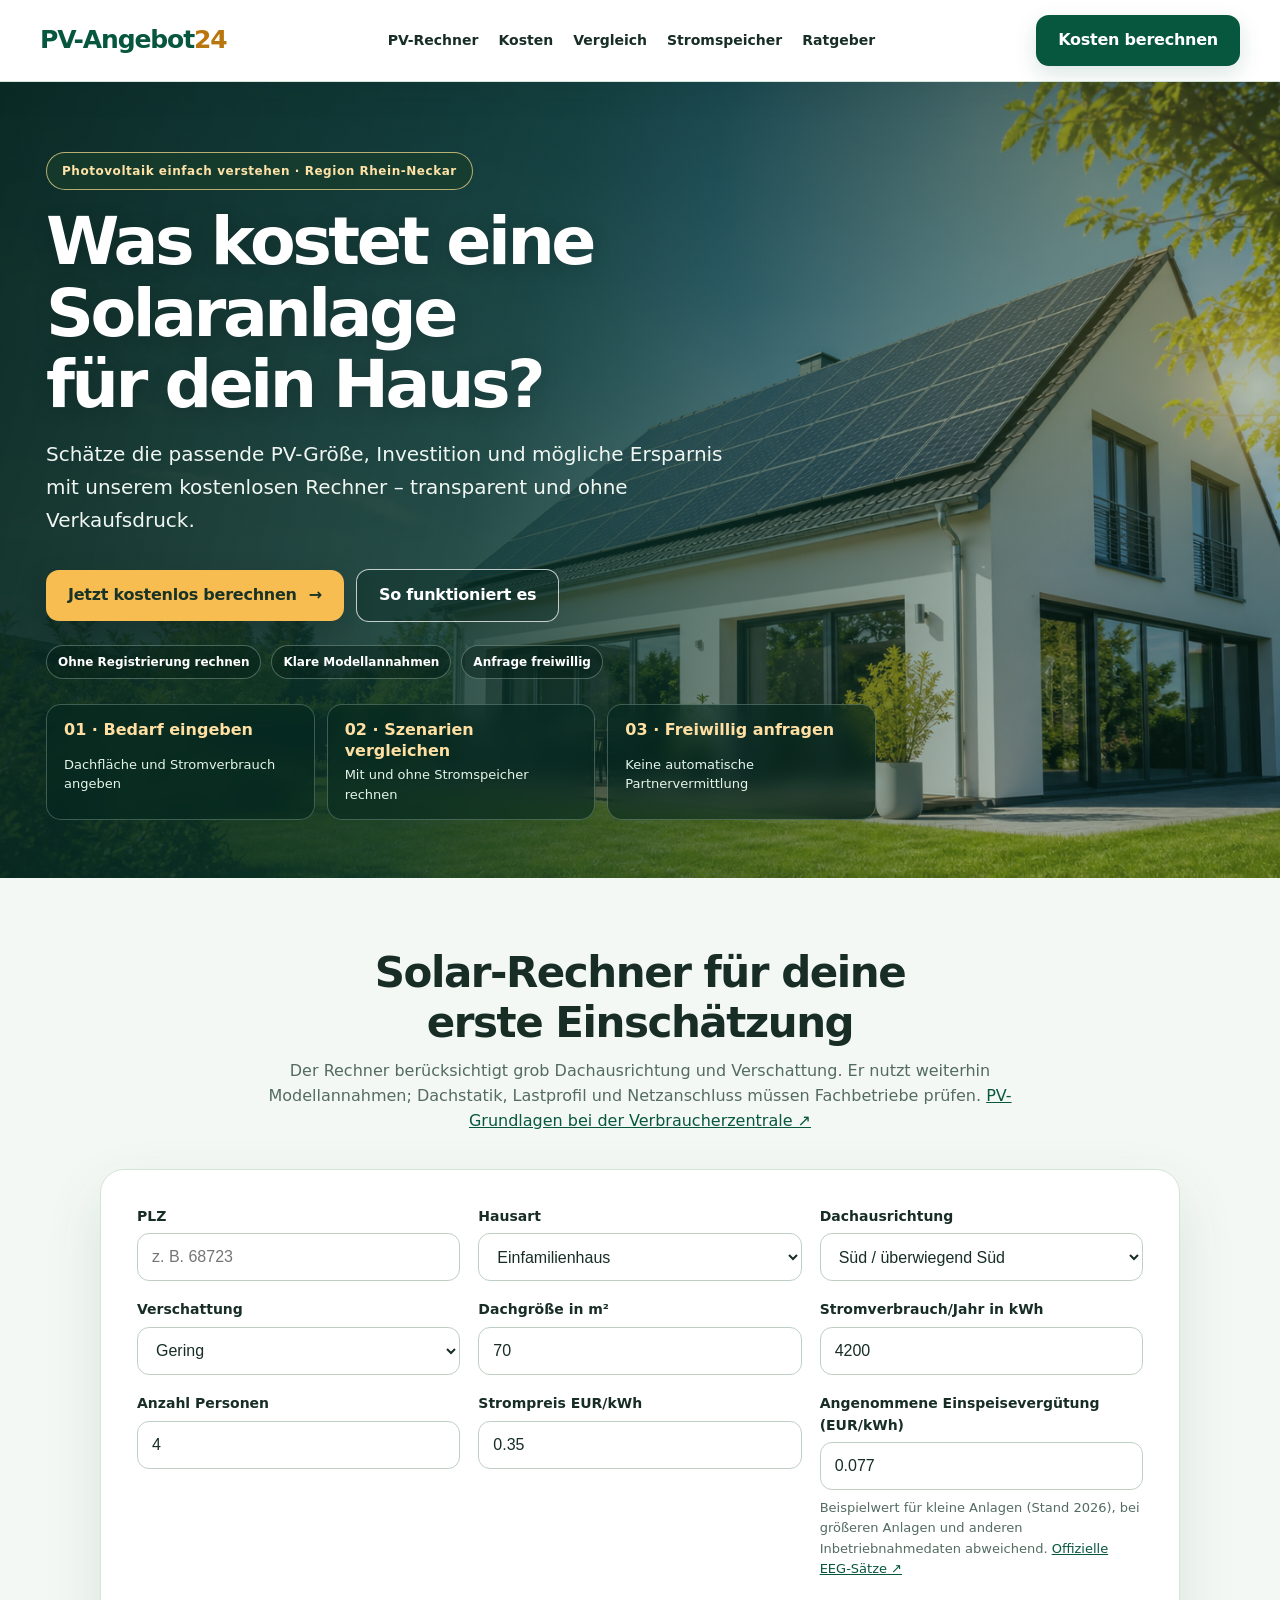
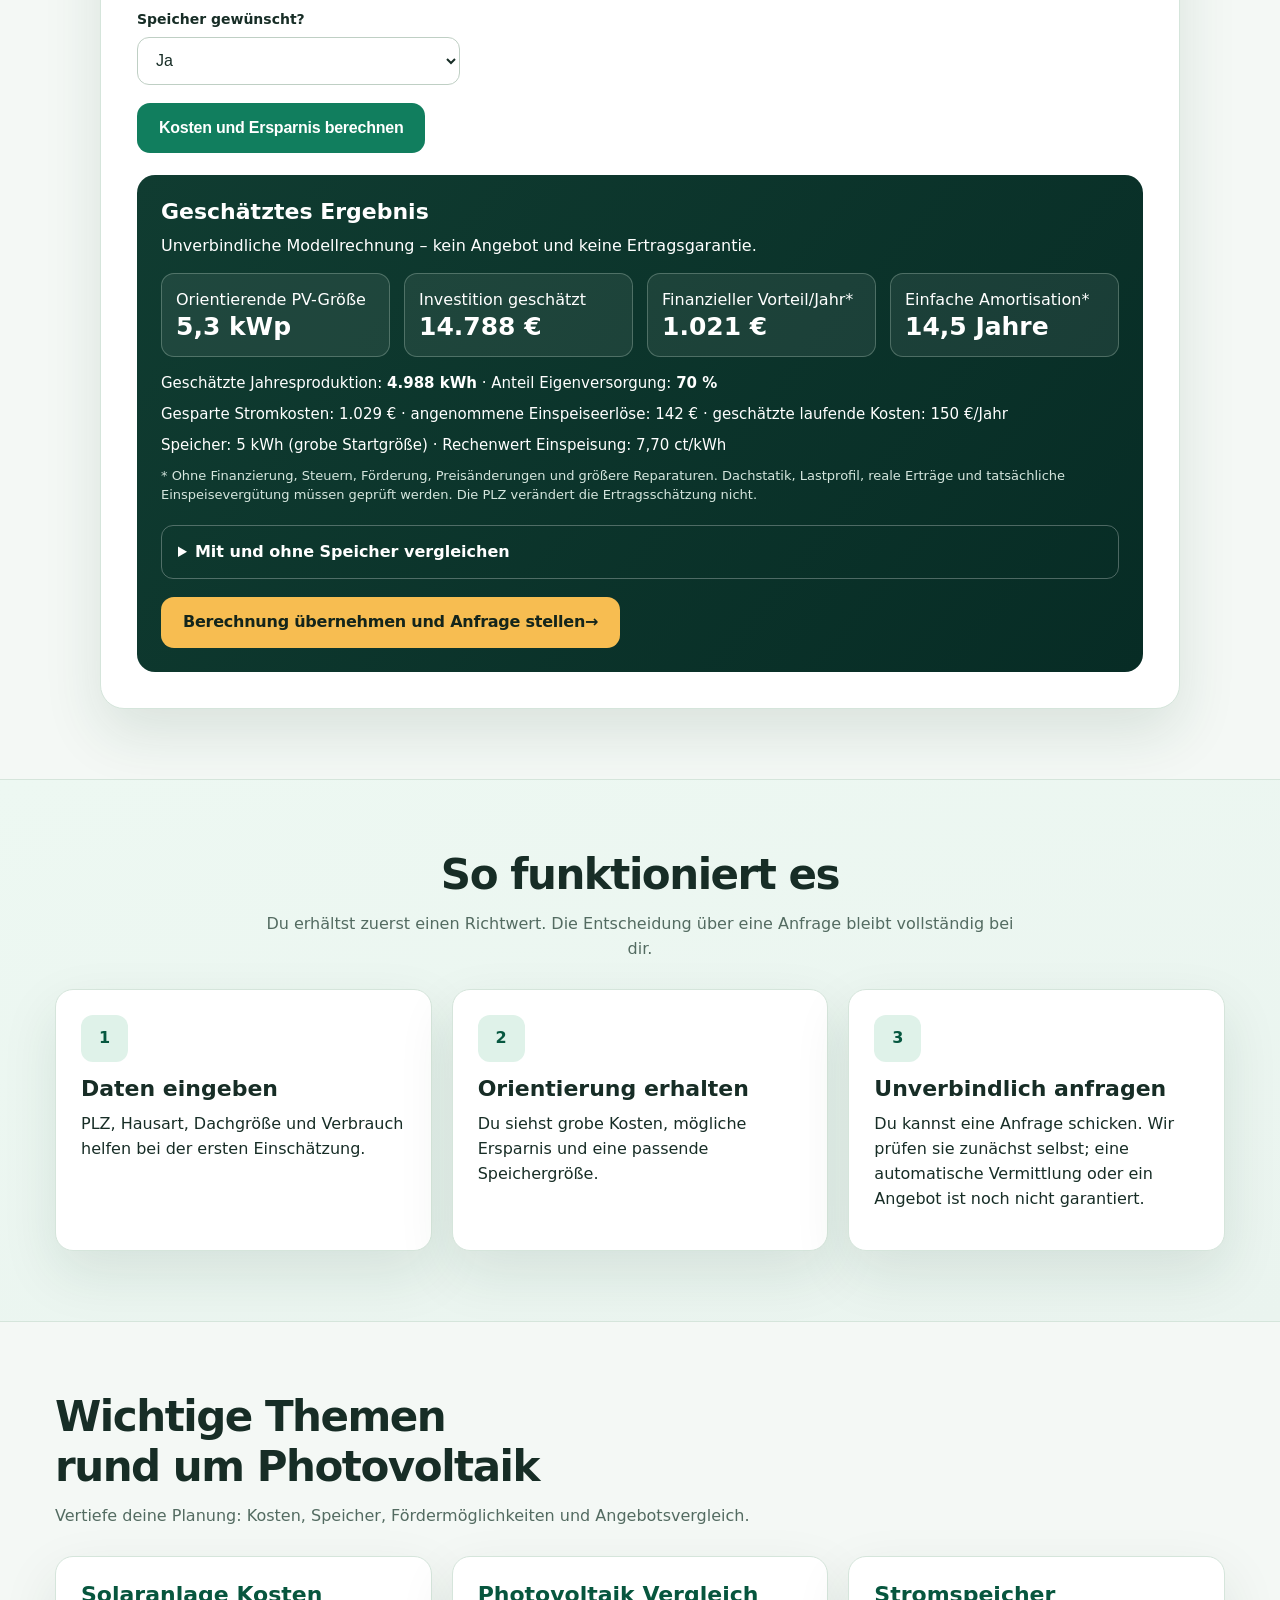
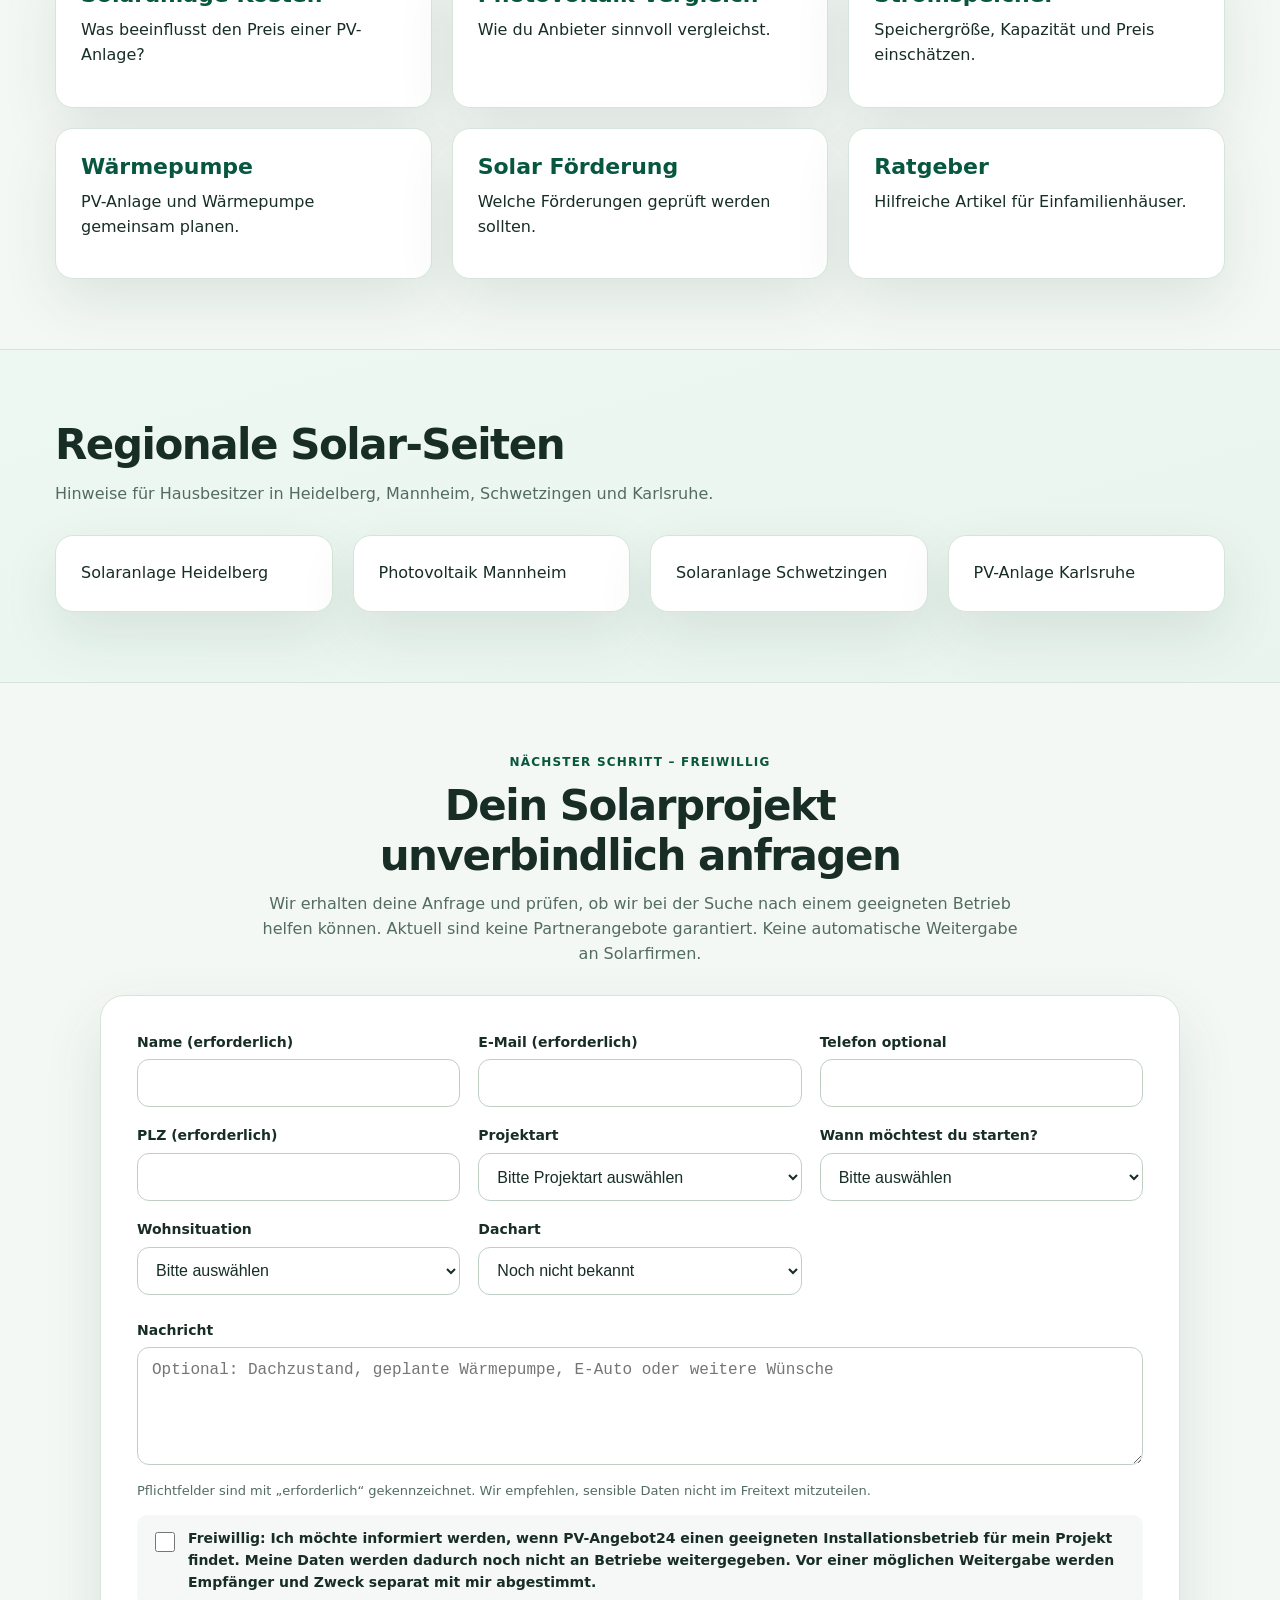
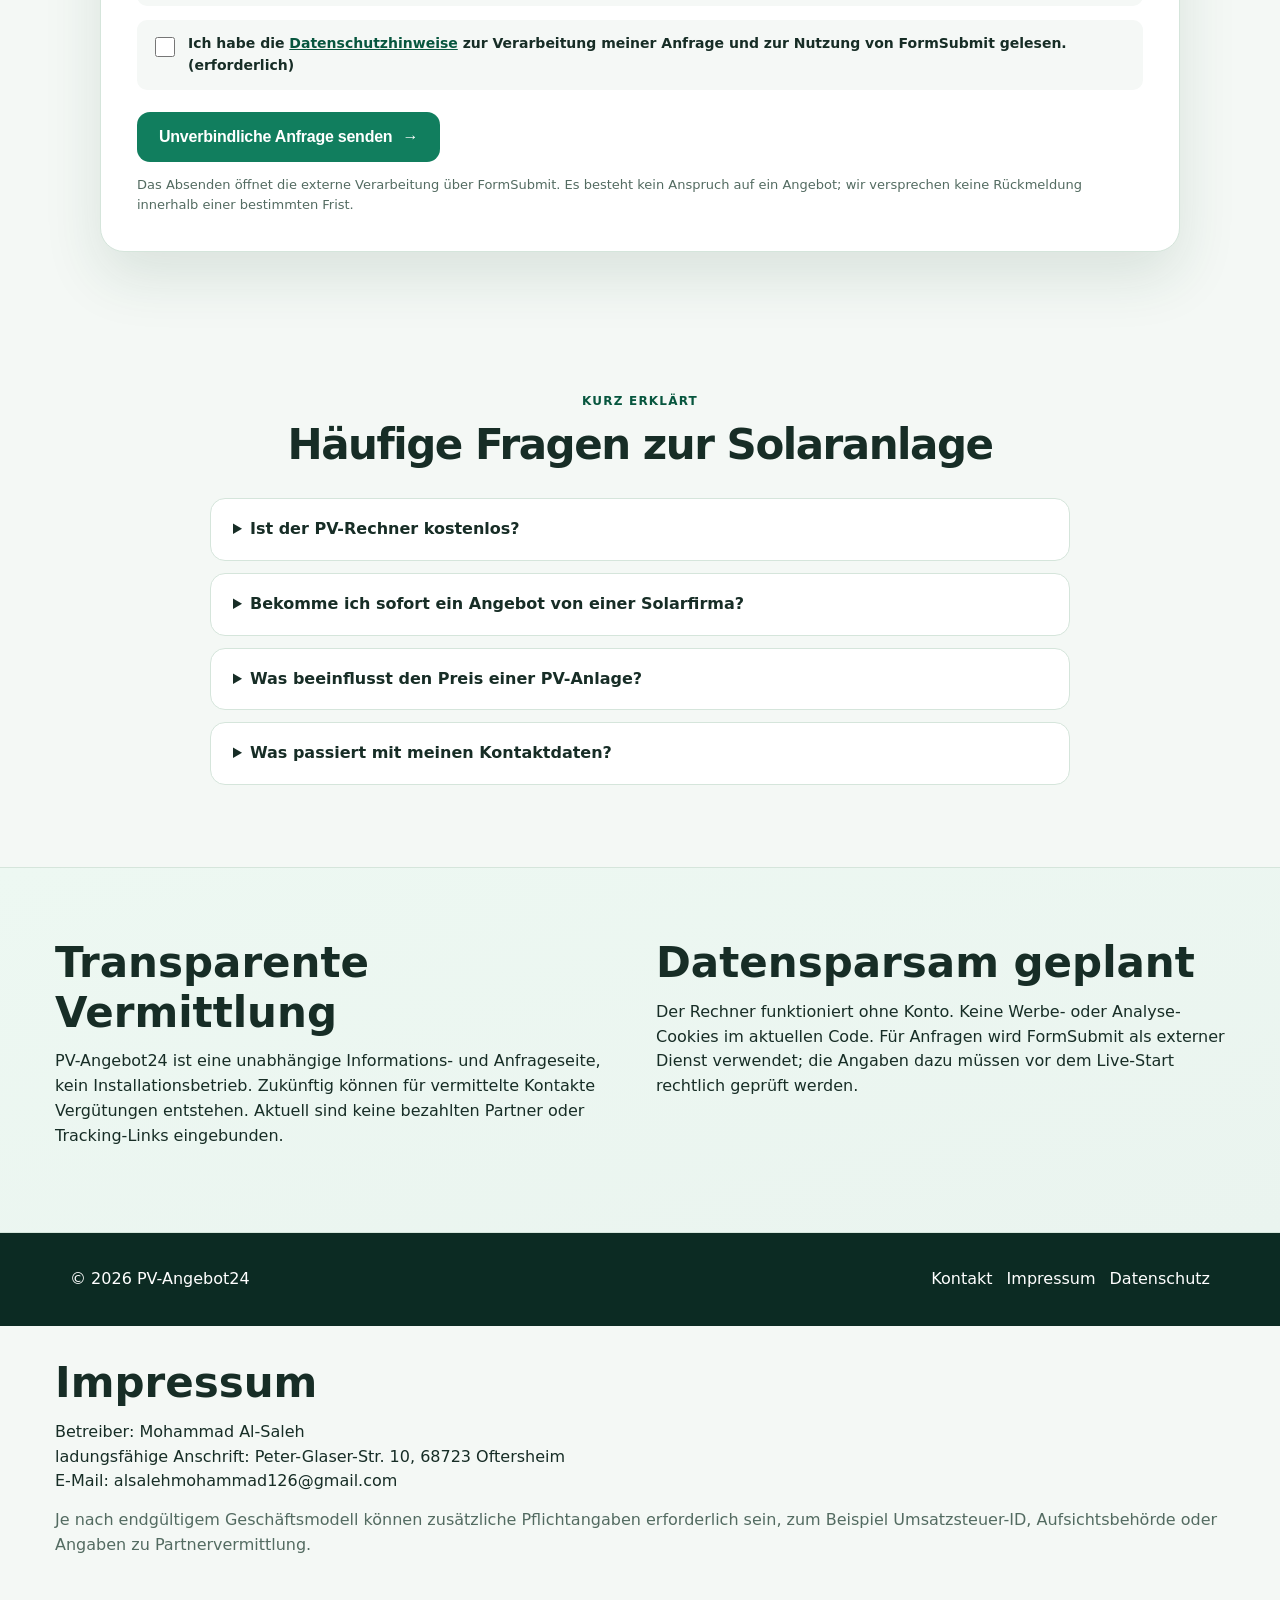
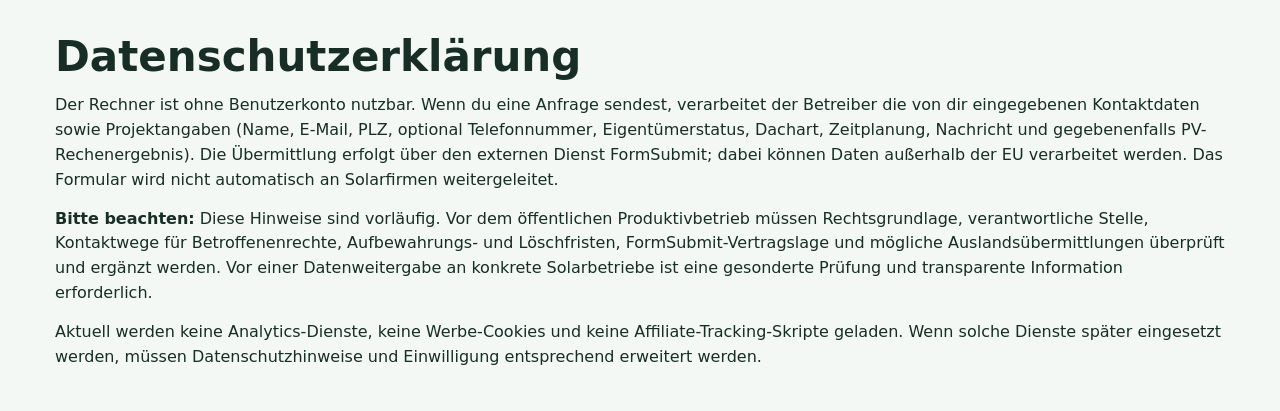
<file: index.html>
<!DOCTYPE html>
<html lang="de">
<head>
  <meta charset="UTF-8">
  <meta name="viewport" content="width=device-width, initial-scale=1.0">
  <title>Solaranlage planen & Kosten berechnen | PV-Angebot24</title>
  <meta name="description" content="Photovoltaik planen: Kosten, Speicher und mögliche Ersparnis unverbindlich berechnen. Mit Tipps für Heidelberg, Mannheim und die Region.">
  <link rel="canonical" href="https://marioklara.github.io/solaranlage/">
  <meta property="og:type" content="website">
  <meta property="og:locale" content="de_DE">
  <meta property="og:title" content="Solaranlage planen – PV-Angebot24">
  <meta property="og:description" content="Kosten und Potenzial einer PV-Anlage unverbindlich einschätzen.">
  <meta property="og:url" content="https://marioklara.github.io/solaranlage/">
  <meta name="theme-color" content="#0d5f47">
  <link rel="stylesheet" href="assets/css/styles.css">
  <script defer src="assets/js/main.js"></script>
</head>
<body>
  <a class="skip-link" href="#rechner">Direkt zum Solar-Rechner</a>
  <header class="site-header">
    <nav class="nav" aria-label="Hauptnavigation">
      <a class="logo" href="index.html">PV-Angebot<span>24</span></a>
      <button class="nav-toggle" type="button" aria-controls="nav-main" aria-expanded="false" aria-label="Navigation öffnen">☰ Menü</button><div class="nav-links" id="nav-main">
        <a href="pv-rechner/">PV-Rechner</a>
        <a href="solaranlage-kosten/">Kosten</a>
        <a href="photovoltaik-vergleich/">Vergleich</a>
        <a href="stromspeicher/">Stromspeicher</a>
        <a href="ratgeber/">Ratgeber</a>
      </div>
      <a class="nav-cta" href="#rechner">Kosten berechnen</a>
    </nav>
  </header>

  <main>
    <section class="hero">
      <div class="hero-inner">
        <span class="eyebrow">Photovoltaik einfach verstehen · Region Rhein-Neckar</span>
        <h1>Was kostet eine Solaranlage für dein Haus?</h1>
        <p>Schätze die passende PV-Größe, Investition und mögliche Ersparnis mit unserem kostenlosen Rechner – transparent und ohne Verkaufsdruck.</p>
        <div class="hero-actions">
          <a class="button" href="#rechner">Jetzt kostenlos berechnen <span aria-hidden="true">→</span></a>
          <a class="button outline" href="#ablauf">So funktioniert es</a>
        </div>
        <div class="trust-row" aria-label="Wichtige Eigenschaften">
          <span>Ohne Registrierung rechnen</span>
          <span>Klare Modellannahmen</span>
          <span>Anfrage freiwillig</span>
        </div>
        <div class="hero-highlights" aria-label="Schritte zur ersten PV-Einschätzung">
          <div class="hero-highlight"><strong>01 · Bedarf eingeben</strong><span>Dachfläche und Stromverbrauch angeben</span></div>
          <div class="hero-highlight"><strong>02 · Szenarien vergleichen</strong><span>Mit und ohne Stromspeicher rechnen</span></div>
          <div class="hero-highlight"><strong>03 · Freiwillig anfragen</strong><span>Keine automatische Partnervermittlung</span></div>
        </div>
      </div>
    </section>

    <section class="container" id="rechner">
      <div class="section-head center">
        <h2>Solar-Rechner für deine erste Einschätzung</h2>
        <p class="muted">Der Rechner berücksichtigt grob Dachausrichtung und Verschattung. Er nutzt weiterhin Modellannahmen; Dachstatik, Lastprofil und Netzanschluss müssen Fachbetriebe prüfen. <a href="https://www.verbraucherzentrale.de/wissen/energie/erneuerbare-energien/photovoltaik-was-bei-der-planung-einer-solaranlage-wichtig-ist-5574" rel="noopener noreferrer" target="_blank">PV-Grundlagen bei der Verbraucherzentrale ↗</a></p>
      </div>
      <div class="card">
        <form id="pvCalculator">
          <div class="form-grid">
            <div><label for="zip">PLZ</label><input id="zip" name="plz" autocomplete="postal-code" inputmode="numeric" maxlength="5" pattern="[0-9]{5}" placeholder="z. B. 68723"></div>
            <div><label for="houseType">Hausart</label><select id="houseType"><option value="single">Einfamilienhaus</option><option value="multi">Mehrfamilienhaus</option><option value="row">Reihenhaus</option></select></div>
            <div><label for="roofOrientation">Dachausrichtung</label><select id="roofOrientation"><option value="south">Süd / überwiegend Süd</option><option value="eastwest">Ost / West</option><option value="north">Überwiegend Nord</option></select></div>
            <div><label for="shadeLevel">Verschattung</label><select id="shadeLevel"><option value="low">Gering</option><option value="medium">Mittel</option><option value="high">Stark</option></select></div>
            <div><label for="roofSize">Dachgröße in m²</label><input id="roofSize" type="number" min="20" max="1000" required value="70"></div>
            <div><label for="usage">Stromverbrauch/Jahr in kWh</label><input id="usage" type="number" min="1000" max="100000" required value="4200"></div>
            <div><label for="people">Anzahl Personen</label><input id="people" type="number" min="1" max="12" step="1" required value="4"></div>
            <div><label for="powerPrice">Strompreis EUR/kWh</label><input id="powerPrice" type="number" min="0.1" max="2" required step="0.01" value="0.35"></div>
            <div><label for="feedInTariff">Angenommene Einspeisevergütung (EUR/kWh)</label><input id="feedInTariff" type="number" min="0" max="0.3" step="0.001" value="0.077"><small class="field-note">Beispielwert für kleine Anlagen (Stand 2026), bei größeren Anlagen und anderen Inbetriebnahmedaten abweichend. <a href="https://www.bundesnetzagentur.de/DE/Fachthemen/ElektrizitaetundGas/ErneuerbareEnergien/EEG_Foerderung/start.html" target="_blank" rel="noopener noreferrer">Offizielle EEG-Sätze ↗</a></small></div>
            <div><label for="storageWanted">Speicher gewünscht?</label><select id="storageWanted"><option value="yes">Ja</option><option value="no">Nein</option></select></div>
          </div>
          <button class="button" type="submit">Kosten und Ersparnis berechnen</button>
        </form>
        <div id="pvResult" class="result-box" aria-live="polite"></div>
      </div>
    </section>

    <section class="band" id="ablauf">
      <div class="container">
        <div class="section-head center">
          <h2>So funktioniert es</h2>
          <p class="muted">Du erhältst zuerst einen Richtwert. Die Entscheidung über eine Anfrage bleibt vollständig bei dir.</p>
        </div>
        <div class="grid-3">
          <article class="card"><div class="step-number">1</div><h3>Daten eingeben</h3><p>PLZ, Hausart, Dachgröße und Verbrauch helfen bei der ersten Einschätzung.</p></article>
          <article class="card"><div class="step-number">2</div><h3>Orientierung erhalten</h3><p>Du siehst grobe Kosten, mögliche Ersparnis und eine passende Speichergröße.</p></article>
          <article class="card"><div class="step-number">3</div><h3>Unverbindlich anfragen</h3><p>Du kannst eine Anfrage schicken. Wir prüfen sie zunächst selbst; eine automatische Vermittlung oder ein Angebot ist noch nicht garantiert.</p></article>
        </div>
      </div>
    </section>

    <section class="container">
      <div class="section-head">
        <h2>Wichtige Themen rund um Photovoltaik</h2>
        <p class="muted">Vertiefe deine Planung: Kosten, Speicher, Fördermöglichkeiten und Angebotsvergleich.</p>
      </div>
      <div class="grid-3">
        <a class="card" href="solaranlage-kosten/"><h3>Solaranlage Kosten</h3><p>Was beeinflusst den Preis einer PV-Anlage?</p></a>
        <a class="card" href="photovoltaik-vergleich/"><h3>Photovoltaik Vergleich</h3><p>Wie du Anbieter sinnvoll vergleichst.</p></a>
        <a class="card" href="stromspeicher/"><h3>Stromspeicher</h3><p>Speichergröße, Kapazität und Preis einschätzen.</p></a>
        <a class="card" href="waermepumpe/"><h3>Wärmepumpe</h3><p>PV-Anlage und Wärmepumpe gemeinsam planen.</p></a>
        <a class="card" href="solar-foerderung/"><h3>Solar Förderung</h3><p>Welche Förderungen geprüft werden sollten.</p></a>
        <a class="card" href="ratgeber/"><h3>Ratgeber</h3><p>Hilfreiche Artikel für Einfamilienhäuser.</p></a>
      </div>
    </section>

    <section class="band">
      <div class="container">
        <div class="section-head">
          <h2>Regionale Solar-Seiten</h2>
          <p class="muted">Hinweise für Hausbesitzer in Heidelberg, Mannheim, Schwetzingen und Karlsruhe.</p>
        </div>
        <div class="grid-4">
          <a class="card" href="solaranlage-heidelberg/">Solaranlage Heidelberg</a>
          <a class="card" href="photovoltaik-mannheim/">Photovoltaik Mannheim</a>
          <a class="card" href="solaranlage-schwetzingen/">Solaranlage Schwetzingen</a>
          <a class="card" href="pv-anlage-karlsruhe/">PV-Anlage Karlsruhe</a>
        </div>
      </div>
    </section>

    <section class="container" id="anfrage">
      <div class="section-head center">
        <span class="kicker">Nächster Schritt – freiwillig</span>
        <h2>Dein Solarprojekt unverbindlich anfragen</h2>
        <p class="muted">Wir erhalten deine Anfrage und prüfen, ob wir bei der Suche nach einem geeigneten Betrieb helfen können. Aktuell sind keine Partnerangebote garantiert. Keine automatische Weitergabe an Solarfirmen.</p>
      </div>
      <div class="card">
        <form action="https://formsubmit.co/alsalehmohammad126@gmail.com" method="POST" id="solarLeadForm">
          <input type="hidden" id="pvLeadSummary" name="pv_berechnung" value="">
          <input type="text" name="_honey" tabindex="-1" autocomplete="off" class="honeypot" aria-hidden="true">
          <div id="calculatorTransferNotice" class="field-note calculator-transfer" hidden>
            <strong>Deine übernommenen PV-Angaben</strong>
            <p id="calculatorTransferDetails"></p>
            <p>Diese Angaben werden mit deiner Anfrage gesendet. Prüfe sie vor dem Absenden. Name und E-Mail trägst du selbst ein.</p>
          </div>
          <div class="form-grid">
            <div><label for="name">Name (erforderlich)</label><input id="name" name="name" required autocomplete="name"></div>
            <div><label for="email">E-Mail (erforderlich)</label><input id="email" name="email" type="email" required autocomplete="email"></div>
            <div><label for="phone">Telefon optional</label><input id="phone" name="telefon" type="tel" autocomplete="tel" inputmode="tel"></div>
            <div><label for="formZip">PLZ (erforderlich)</label><input id="formZip" name="plz" required autocomplete="postal-code" inputmode="numeric" maxlength="5" pattern="[0-9]{5}"></div>
            <div><label for="project">Projektart</label><select id="project" name="projektart" required><option value="" selected disabled>Bitte Projektart auswählen</option><option>Solaranlage mit Speicher</option><option>Solaranlage ohne Speicher</option><option>Stromspeicher nachrüsten</option><option>Wärmepumpe mit PV planen</option></select></div>
            <div><label for="timeline">Wann möchtest du starten?</label><select id="timeline" name="zeitraum" required><option value="" selected disabled>Bitte auswählen</option><option>innerhalb von 3 Monaten</option><option>in 3 bis 6 Monaten</option><option>später / erst informieren</option></select></div>
            <div><label for="ownership">Wohnsituation</label><select id="ownership" name="eigentuemer_status" required><option value="" selected disabled>Bitte auswählen</option><option>Ich bin Eigentümer/in</option><option>Ich entscheide mit</option><option>Ich bin Mieter/in</option><option>Ich plane einen Hauskauf</option></select></div>
            <div><label for="roofType">Dachart</label><select id="roofType" name="dachart"><option value="">Noch nicht bekannt</option><option>Schrägdach</option><option>Flachdach</option><option>Andere Dachform</option></select></div>
          </div>
          <br>
          <label for="message">Nachricht</label>
          <textarea id="message" name="nachricht" aria-describedby="messagePrivacyHint" maxlength="1500" placeholder="Optional: Dachzustand, geplante Wärmepumpe, E-Auto oder weitere Wünsche"></textarea>
          <p class="field-note" id="messagePrivacyHint">Pflichtfelder sind mit „erforderlich“ gekennzeichnet. Wir empfehlen, sensible Daten nicht im Freitext mitzuteilen.</p>
          <label class="checkbox"><input type="checkbox" name="partner_einwilligung" value="Kontakt erwünscht"> <span><strong>Freiwillig:</strong> Ich möchte informiert werden, wenn PV-Angebot24 einen geeigneten Installationsbetrieb für mein Projekt findet. Meine Daten werden dadurch noch nicht an Betriebe weitergegeben. Vor einer möglichen Weitergabe werden Empfänger und Zweck separat mit mir abgestimmt.</span></label>
          <label class="checkbox"><input type="checkbox" required name="datenschutz_zustimmung" value="Ja"> <span>Ich habe die <a href="#datenschutz">Datenschutzhinweise</a> zur Verarbeitung meiner Anfrage und zur Nutzung von FormSubmit gelesen. (erforderlich)</span></label>
          <input type="hidden" name="_subject" value="Neue Solar-Anfrage über PV-Angebot24">
          <input type="hidden" name="_captcha" value="true">
          <button class="button submit-cta" type="submit">Unverbindliche Anfrage senden <span aria-hidden="true">→</span></button>
          <p class="form-notice">Das Absenden öffnet die externe Verarbeitung über FormSubmit. Es besteht kein Anspruch auf ein Angebot; wir versprechen keine Rückmeldung innerhalb einer bestimmten Frist.</p>
        </form>
      </div>
    </section>

    <section class="container faq-section" id="fragen">
      <div class="section-head center">
        <span class="kicker">Kurz erklärt</span>
        <h2>Häufige Fragen zur Solaranlage</h2>
      </div>
      <div class="faq-stack">
        <details class="faq-item"><summary>Ist der PV-Rechner kostenlos?</summary><p>Ja. Du kannst die Modellrechnung ohne Registrierung nutzen. Erst beim freiwilligen Anfrageformular werden Kontaktdaten benötigt.</p></details>
        <details class="faq-item"><summary>Bekomme ich sofort ein Angebot von einer Solarfirma?</summary><p>Nein. Die Berechnung ersetzt kein Installationsangebot. PV-Angebot24 sammelt derzeit Anfragen; angeschlossene Solarfirmen und ein automatischer Angebotsvergleich sind noch nicht verfügbar.</p></details>
        <details class="faq-item"><summary>Was beeinflusst den Preis einer PV-Anlage?</summary><p>Zum Beispiel Anlagenleistung, Dachzustand, Gerüst, Elektroinstallation, Speicher und Zählerschrank. Der Rechner berücksichtigt diese Faktoren nur vereinfacht. <a href="solaranlage-kosten/">Mehr zu Kosten lesen</a>.</p></details>
        <details class="faq-item"><summary>Was passiert mit meinen Kontaktdaten?</summary><p>Sie gehen über FormSubmit zur Bearbeitung deiner Anfrage an den Betreiber. Eine Weitergabe an Solarfirmen erfolgt nicht automatisch. <a href="#datenschutz">Details zum Datenschutz</a>.</p></details>
      </div>
    </section>
    <section class="band"><div class="container two-up-info">
      <article><h2>Transparente Vermittlung</h2><p>PV-Angebot24 ist eine unabhängige Informations- und Anfrageseite, kein Installationsbetrieb. Zukünftig können für vermittelte Kontakte Vergütungen entstehen. Aktuell sind keine bezahlten Partner oder Tracking-Links eingebunden.</p></article>
      <article><h2>Datensparsam geplant</h2><p>Der Rechner funktioniert ohne Konto. Keine Werbe- oder Analyse-Cookies im aktuellen Code. Für Anfragen wird FormSubmit als externer Dienst verwendet; die Angaben dazu müssen vor dem Live-Start rechtlich geprüft werden.</p></article>
    </div></section>
  </main>

  <footer class="site-footer">
    <div class="footer-inner">
      <div>© 2026 PV-Angebot24</div>
      <div><a href="#anfrage">Kontakt</a><a href="#impressum">Impressum</a><a href="#datenschutz">Datenschutz</a></div>
    </div>
  </footer>

  <section class="container" id="impressum">
    <h2>Impressum</h2>
    <p>Betreiber: Mohammad Al-Saleh<br>ladungsfähige Anschrift: Peter-Glaser-Str. 10, 68723 Oftersheim<br>E-Mail: alsalehmohammad126@gmail.com</p>
    <p class="muted">Je nach endgültigem Geschäftsmodell können zusätzliche Pflichtangaben erforderlich sein, zum Beispiel Umsatzsteuer-ID, Aufsichtsbehörde oder Angaben zu Partnervermittlung.</p>
  </section>
  <section class="container" id="datenschutz">
    <h2>Datenschutzerklärung</h2>
    <p>Der Rechner ist ohne Benutzerkonto nutzbar. Wenn du eine Anfrage sendest, verarbeitet der Betreiber die von dir eingegebenen Kontaktdaten sowie Projektangaben (Name, E-Mail, PLZ, optional Telefonnummer, Eigentümerstatus, Dachart, Zeitplanung, Nachricht und gegebenenfalls PV-Rechenergebnis). Die Übermittlung erfolgt über den externen Dienst FormSubmit; dabei können Daten außerhalb der EU verarbeitet werden. Das Formular wird nicht automatisch an Solarfirmen weitergeleitet.</p>
    <p><strong>Bitte beachten:</strong> Diese Hinweise sind vorläufig. Vor dem öffentlichen Produktivbetrieb müssen Rechtsgrundlage, verantwortliche Stelle, Kontaktwege für Betroffenenrechte, Aufbewahrungs- und Löschfristen, FormSubmit-Vertragslage und mögliche Auslandsübermittlungen überprüft und ergänzt werden. Vor einer Datenweitergabe an konkrete Solarbetriebe ist eine gesonderte Prüfung und transparente Information erforderlich.</p>
    <p>Aktuell werden keine Analytics-Dienste, keine Werbe-Cookies und keine Affiliate-Tracking-Skripte geladen. Wenn solche Dienste später eingesetzt werden, müssen Datenschutzhinweise und Einwilligung entsprechend erweitert werden.</p>
  </section>
</body>
</html>
</file>
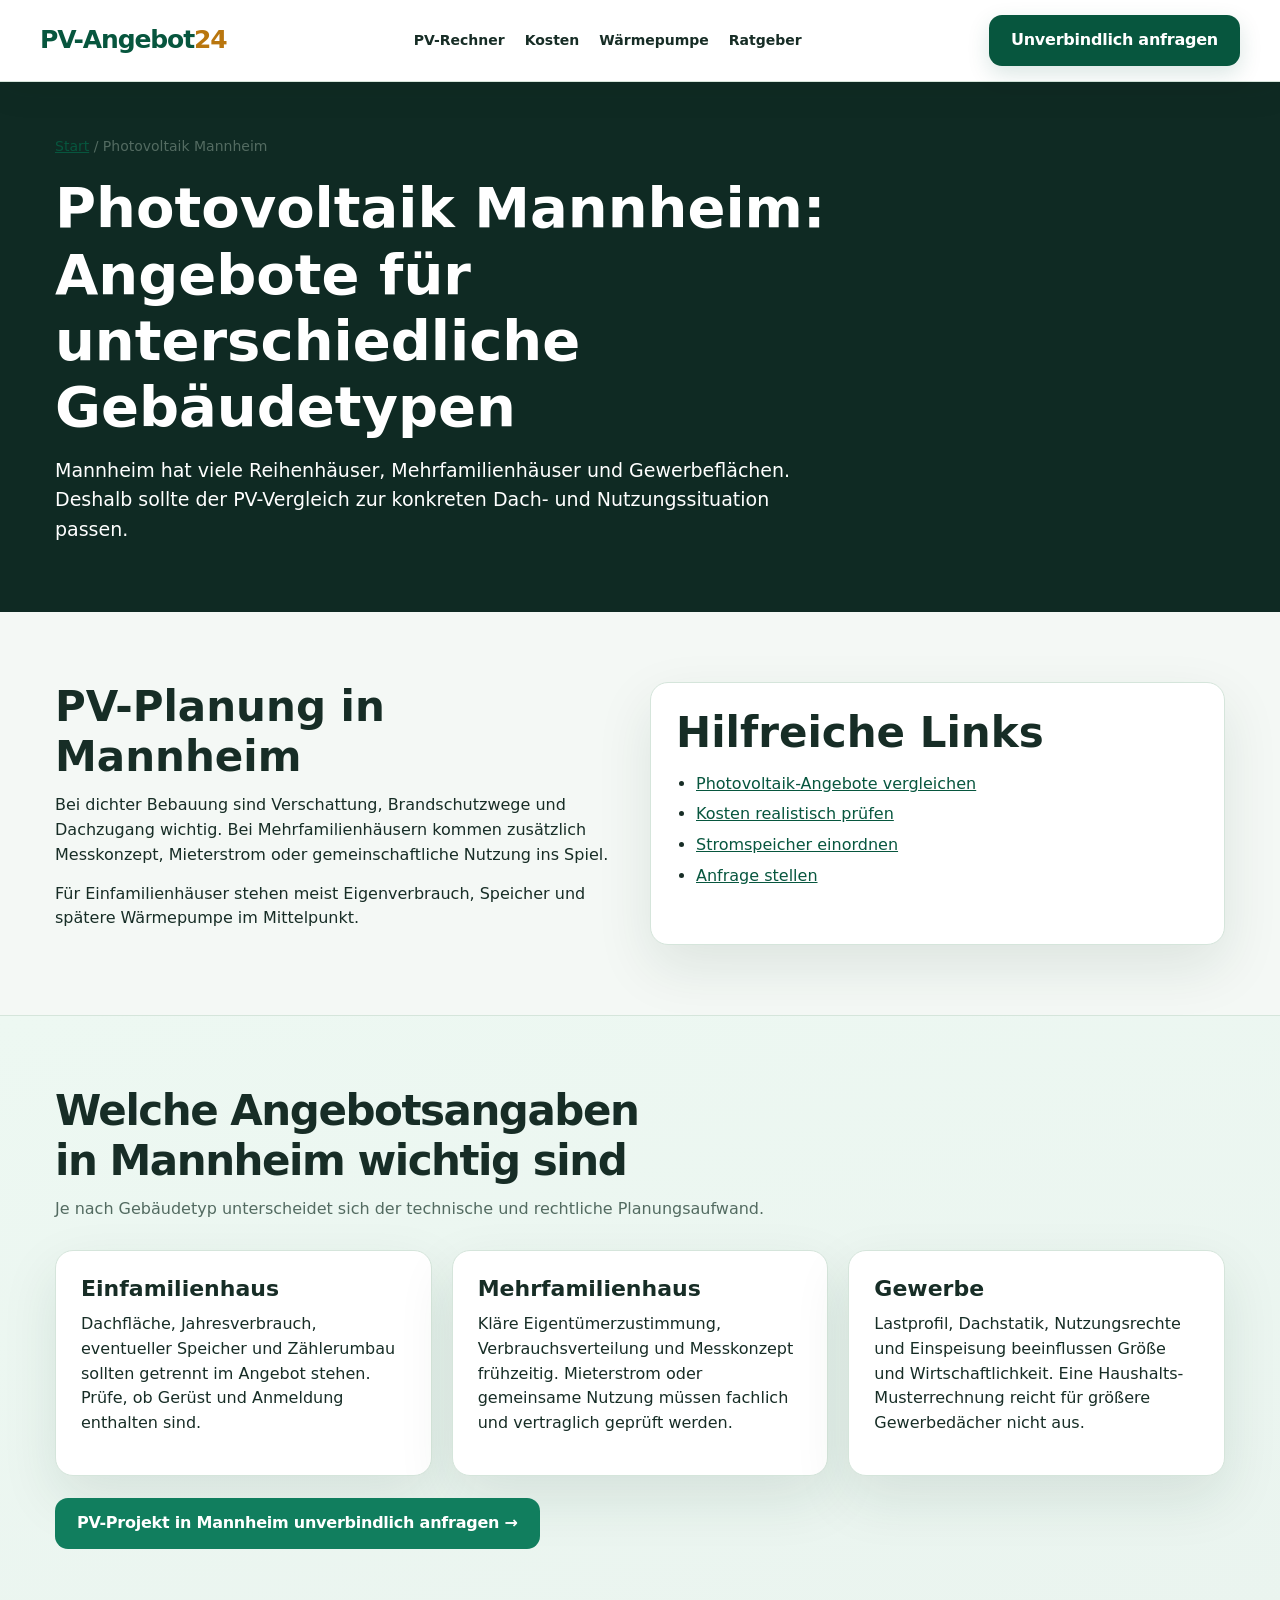
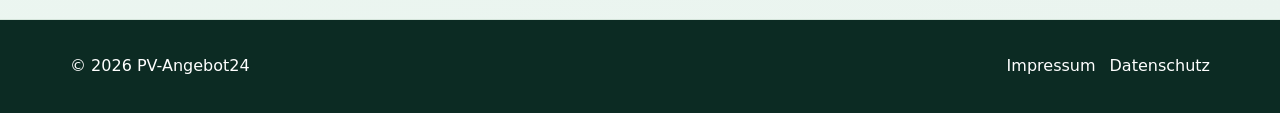
<file: photovoltaik-mannheim/index.html>
<!DOCTYPE html>
<html lang="de">
<head>
  <meta charset="UTF-8">
  <link rel="canonical" href="https://marioklara.github.io/solaranlage/photovoltaik-mannheim/">
  <meta name="theme-color" content="#0d5f47">
  <meta name="viewport" content="width=device-width, initial-scale=1.0">
  <title>Photovoltaik Mannheim: PV-Anlage und Speicher vergleichen</title>
  <meta name="description" content="Photovoltaik in Mannheim: PV-Angebote für Einfamilienhäuser, Mehrfamilienhäuser und Gewerbedächer vergleichen.">
  <link rel="stylesheet" href="../assets/css/styles.css">
  <script defer src="../assets/js/main.js"></script>
</head>
<body>
  <header class="site-header"><nav class="nav"><a class="logo" href="../index.html">PV-Angebot<span>24</span></a><button class="nav-toggle" type="button" aria-controls="nav-main" aria-expanded="false" aria-label="Navigation öffnen">☰ Menü</button><div class="nav-links" id="nav-main"><a href="../pv-rechner/">PV-Rechner</a><a href="../solaranlage-kosten/">Kosten</a><a href="../waermepumpe/">Wärmepumpe</a><a href="../ratgeber/">Ratgeber</a></div><a class="nav-cta" href="../index.html#anfrage">Unverbindlich anfragen</a></nav></header>
  <main>
    <section class="page-hero"><div class="container"><div class="breadcrumb"><a href="../index.html">Start</a> / Photovoltaik Mannheim</div><h1>Photovoltaik Mannheim: Angebote für unterschiedliche Gebäudetypen</h1><p>Mannheim hat viele Reihenhäuser, Mehrfamilienhäuser und Gewerbeflächen. Deshalb sollte der PV-Vergleich zur konkreten Dach- und Nutzungssituation passen.</p></div></section>
    <section class="container grid-2"><article><h2>PV-Planung in Mannheim</h2><p>Bei dichter Bebauung sind Verschattung, Brandschutzwege und Dachzugang wichtig. Bei Mehrfamilienhäusern kommen zusätzlich Messkonzept, Mieterstrom oder gemeinschaftliche Nutzung ins Spiel.</p><p>Für Einfamilienhäuser stehen meist Eigenverbrauch, Speicher und spätere Wärmepumpe im Mittelpunkt.</p></article><article class="card"><h2>Hilfreiche Links</h2><ul class="list"><li><a href="../photovoltaik-vergleich/">Photovoltaik-Angebote vergleichen</a></li><li><a href="../solaranlage-kosten/">Kosten realistisch prüfen</a></li><li><a href="../stromspeicher/">Stromspeicher einordnen</a></li><li><a href="../index.html#anfrage">Anfrage stellen</a></li></ul></article></section>
    <section class="band"><div class="container"><div class="section-head"><h2>Welche Angebotsangaben in Mannheim wichtig sind</h2><p class="muted">Je nach Gebäudetyp unterscheidet sich der technische und rechtliche Planungsaufwand.</p></div><div class="grid-3"><article class="card"><h3>Einfamilienhaus</h3><p>Dachfläche, Jahresverbrauch, eventueller Speicher und Zählerumbau sollten getrennt im Angebot stehen. Prüfe, ob Gerüst und Anmeldung enthalten sind.</p></article><article class="card"><h3>Mehrfamilienhaus</h3><p>Kläre Eigentümerzustimmung, Verbrauchsverteilung und Messkonzept frühzeitig. Mieterstrom oder gemeinsame Nutzung müssen fachlich und vertraglich geprüft werden.</p></article><article class="card"><h3>Gewerbe</h3><p>Lastprofil, Dachstatik, Nutzungsrechte und Einspeisung beeinflussen Größe und Wirtschaftlichkeit. Eine Haushalts-Musterrechnung reicht für größere Gewerbedächer nicht aus.</p></article></div><p class="local-cta"><a class="button" href="../index.html#anfrage">PV-Projekt in Mannheim unverbindlich anfragen →</a></p></div></section>
  </main>
  <footer class="site-footer"><div class="footer-inner"><div>© 2026 PV-Angebot24</div><div><a href="../index.html#impressum">Impressum</a><a href="../index.html#datenschutz">Datenschutz</a></div></div></footer>
</body>
</html>
</file>
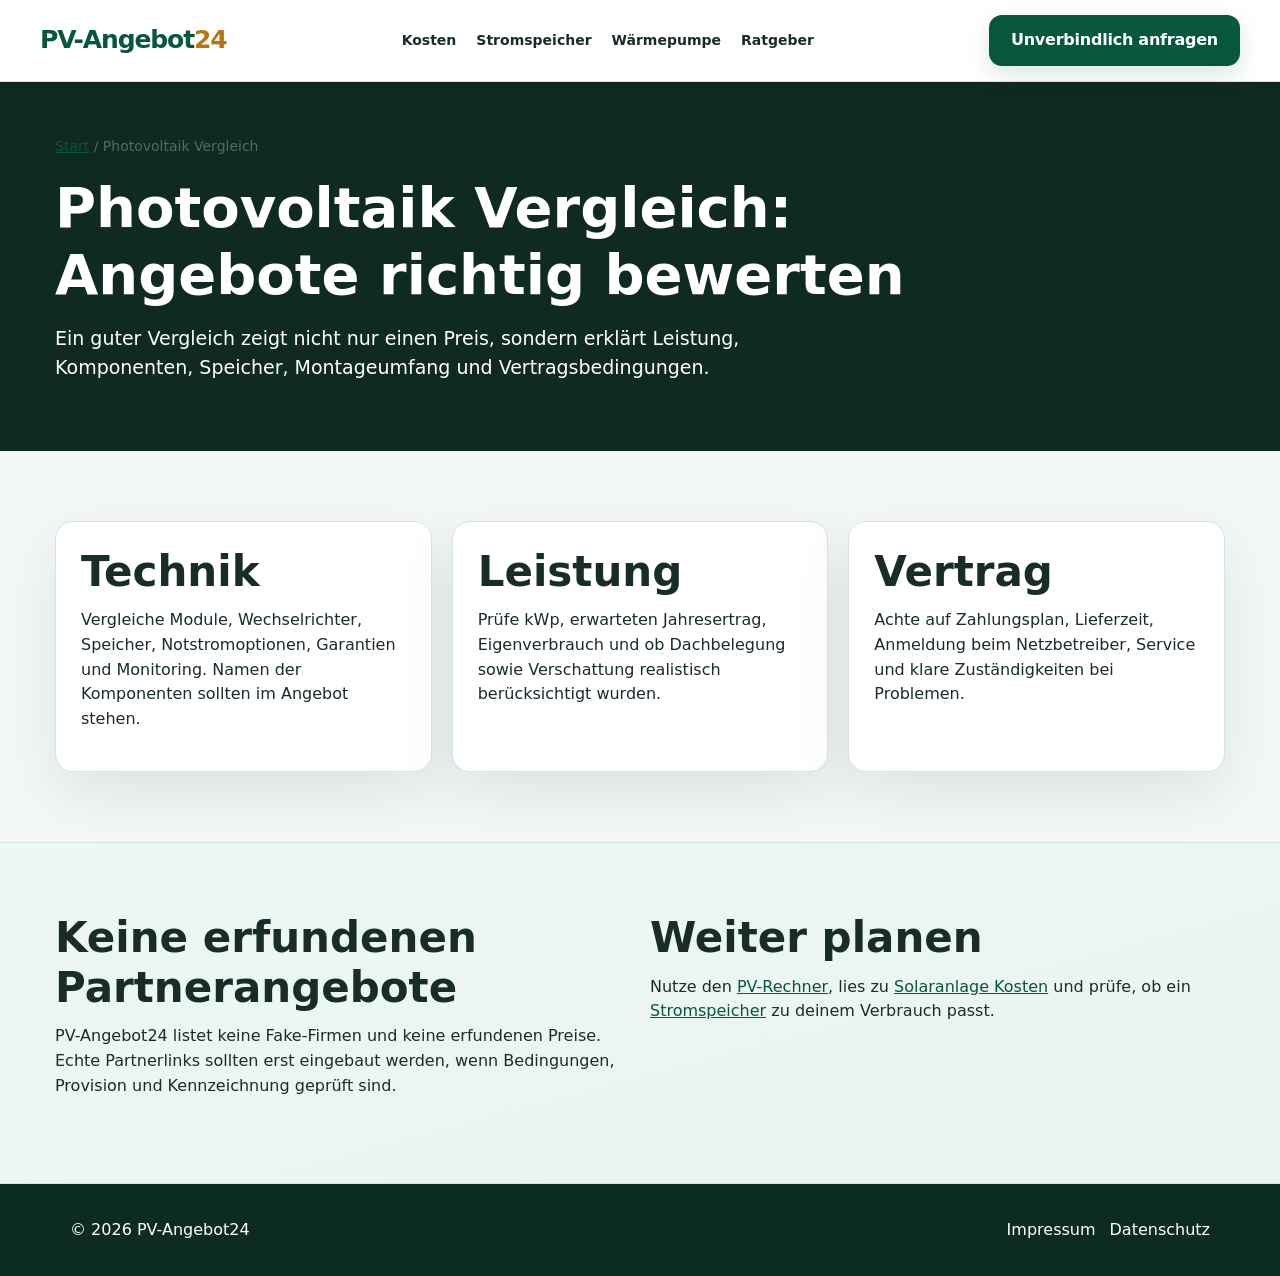
<file: photovoltaik-vergleich/index.html>
<!DOCTYPE html>
<html lang="de">
<head>
  <meta charset="UTF-8">
  <link rel="canonical" href="https://marioklara.github.io/solaranlage/photovoltaik-vergleich/">
  <meta name="theme-color" content="#0d5f47">
  <meta name="viewport" content="width=device-width, initial-scale=1.0">
  <title>Photovoltaik Vergleich: Anbieter und Angebote prüfen</title>
  <meta name="description" content="Photovoltaik Vergleich: Worauf du bei PV-Angeboten, Speicher, Garantien, Montage und Anbietertransparenz achten solltest.">
  <link rel="stylesheet" href="../assets/css/styles.css">
  <script defer src="../assets/js/main.js"></script>
</head>
<body>
  <header class="site-header"><nav class="nav"><a class="logo" href="../index.html">PV-Angebot<span>24</span></a><button class="nav-toggle" type="button" aria-controls="nav-main" aria-expanded="false" aria-label="Navigation öffnen">☰ Menü</button><div class="nav-links" id="nav-main"><a href="../solaranlage-kosten/">Kosten</a><a href="../stromspeicher/">Stromspeicher</a><a href="../waermepumpe/">Wärmepumpe</a><a href="../ratgeber/">Ratgeber</a></div><a class="nav-cta" href="../index.html#anfrage">Unverbindlich anfragen</a></nav></header>
  <main>
    <section class="page-hero"><div class="container"><div class="breadcrumb"><a href="../index.html">Start</a> / Photovoltaik Vergleich</div><h1>Photovoltaik Vergleich: Angebote richtig bewerten</h1><p>Ein guter Vergleich zeigt nicht nur einen Preis, sondern erklärt Leistung, Komponenten, Speicher, Montageumfang und Vertragsbedingungen.</p></div></section>
    <section class="container">
      <div class="grid-3">
        <article class="card"><h2>Technik</h2><p>Vergleiche Module, Wechselrichter, Speicher, Notstromoptionen, Garantien und Monitoring. Namen der Komponenten sollten im Angebot stehen.</p></article>
        <article class="card"><h2>Leistung</h2><p>Prüfe kWp, erwarteten Jahresertrag, Eigenverbrauch und ob Dachbelegung sowie Verschattung realistisch berücksichtigt wurden.</p></article>
        <article class="card"><h2>Vertrag</h2><p>Achte auf Zahlungsplan, Lieferzeit, Anmeldung beim Netzbetreiber, Service und klare Zuständigkeiten bei Problemen.</p></article>
      </div>
    </section>
    <section class="band"><div class="container grid-2"><article><h2>Keine erfundenen Partnerangebote</h2><p>PV-Angebot24 listet keine Fake-Firmen und keine erfundenen Preise. Echte Partnerlinks sollten erst eingebaut werden, wenn Bedingungen, Provision und Kennzeichnung geprüft sind.</p></article><article><h2>Weiter planen</h2><p>Nutze den <a href="../pv-rechner/">PV-Rechner</a>, lies zu <a href="../solaranlage-kosten/">Solaranlage Kosten</a> und prüfe, ob ein <a href="../stromspeicher/">Stromspeicher</a> zu deinem Verbrauch passt.</p></article></div></section>
  </main>
  <footer class="site-footer"><div class="footer-inner"><div>© 2026 PV-Angebot24</div><div><a href="../index.html#impressum">Impressum</a><a href="../index.html#datenschutz">Datenschutz</a></div></div></footer>
</body>
</html>
</file>
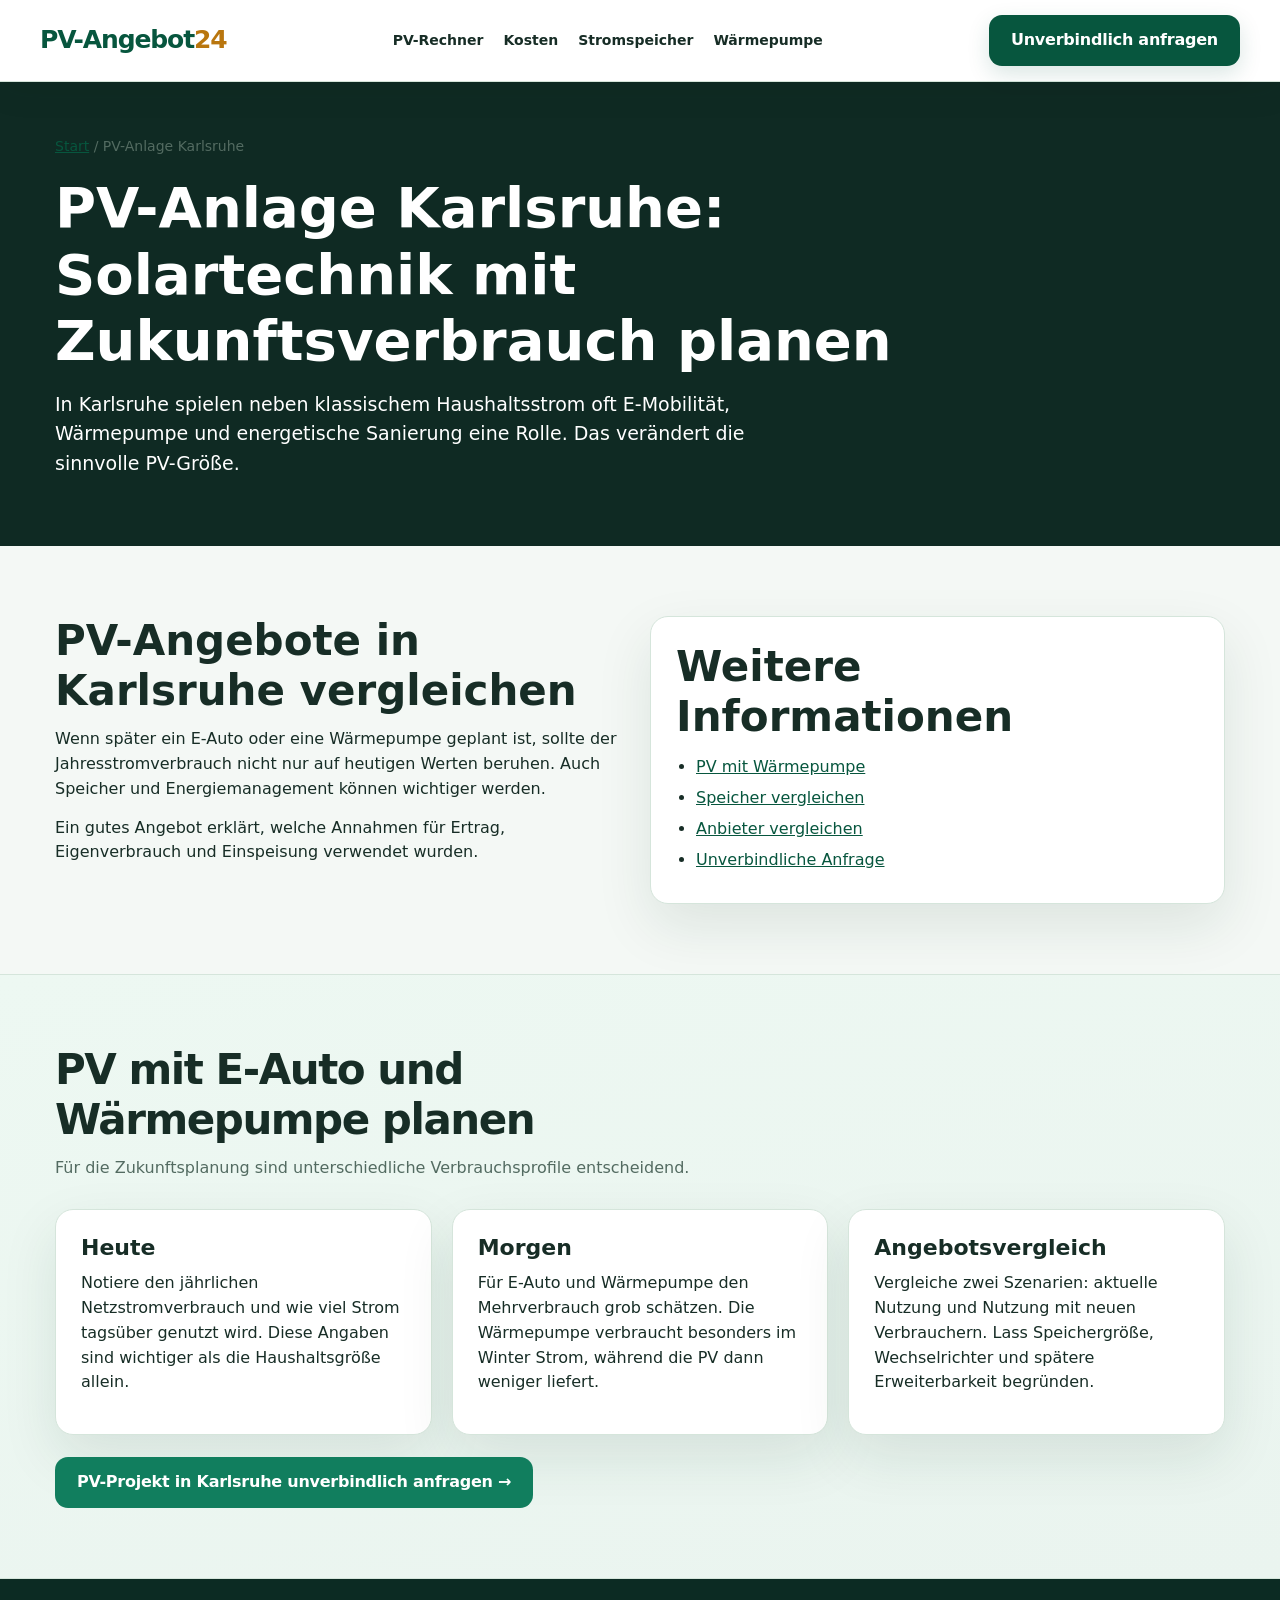
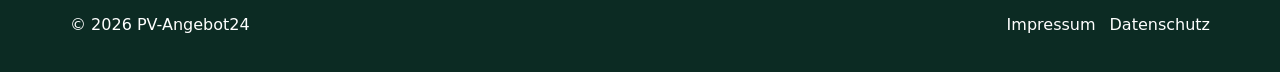
<file: pv-anlage-karlsruhe/index.html>
<!DOCTYPE html>
<html lang="de">
<head>
  <meta charset="UTF-8">
  <link rel="canonical" href="https://marioklara.github.io/solaranlage/pv-anlage-karlsruhe/">
  <meta name="theme-color" content="#0d5f47">
  <meta name="viewport" content="width=device-width, initial-scale=1.0">
  <title>PV-Anlage Karlsruhe: Photovoltaik und Speicher vergleichen</title>
  <meta name="description" content="PV-Anlage in Karlsruhe planen: Photovoltaik-Angebote, Stromspeicher, Wärmepumpe und Kosten sinnvoll vergleichen.">
  <link rel="stylesheet" href="../assets/css/styles.css">
  <script defer src="../assets/js/main.js"></script>
</head>
<body>
  <header class="site-header"><nav class="nav"><a class="logo" href="../index.html">PV-Angebot<span>24</span></a><button class="nav-toggle" type="button" aria-controls="nav-main" aria-expanded="false" aria-label="Navigation öffnen">☰ Menü</button><div class="nav-links" id="nav-main"><a href="../pv-rechner/">PV-Rechner</a><a href="../solaranlage-kosten/">Kosten</a><a href="../stromspeicher/">Stromspeicher</a><a href="../waermepumpe/">Wärmepumpe</a></div><a class="nav-cta" href="../index.html#anfrage">Unverbindlich anfragen</a></nav></header>
  <main>
    <section class="page-hero"><div class="container"><div class="breadcrumb"><a href="../index.html">Start</a> / PV-Anlage Karlsruhe</div><h1>PV-Anlage Karlsruhe: Solartechnik mit Zukunftsverbrauch planen</h1><p>In Karlsruhe spielen neben klassischem Haushaltsstrom oft E-Mobilität, Wärmepumpe und energetische Sanierung eine Rolle. Das verändert die sinnvolle PV-Größe.</p></div></section>
    <section class="container grid-2"><article><h2>PV-Angebote in Karlsruhe vergleichen</h2><p>Wenn später ein E-Auto oder eine Wärmepumpe geplant ist, sollte der Jahresstromverbrauch nicht nur auf heutigen Werten beruhen. Auch Speicher und Energiemanagement können wichtiger werden.</p><p>Ein gutes Angebot erklärt, welche Annahmen für Ertrag, Eigenverbrauch und Einspeisung verwendet wurden.</p></article><article class="card"><h2>Weitere Informationen</h2><ul class="list"><li><a href="../waermepumpe/">PV mit Wärmepumpe</a></li><li><a href="../stromspeicher/">Speicher vergleichen</a></li><li><a href="../photovoltaik-vergleich/">Anbieter vergleichen</a></li><li><a href="../index.html#anfrage">Unverbindliche Anfrage</a></li></ul></article></section>
    <section class="band"><div class="container"><div class="section-head"><h2>PV mit E-Auto und Wärmepumpe planen</h2><p class="muted">Für die Zukunftsplanung sind unterschiedliche Verbrauchsprofile entscheidend.</p></div><div class="grid-3"><article class="card"><h3>Heute</h3><p>Notiere den jährlichen Netzstromverbrauch und wie viel Strom tagsüber genutzt wird. Diese Angaben sind wichtiger als die Haushaltsgröße allein.</p></article><article class="card"><h3>Morgen</h3><p>Für E-Auto und Wärmepumpe den Mehrverbrauch grob schätzen. Die Wärmepumpe verbraucht besonders im Winter Strom, während die PV dann weniger liefert.</p></article><article class="card"><h3>Angebotsvergleich</h3><p>Vergleiche zwei Szenarien: aktuelle Nutzung und Nutzung mit neuen Verbrauchern. Lass Speichergröße, Wechselrichter und spätere Erweiterbarkeit begründen.</p></article></div><p class="local-cta"><a class="button" href="../index.html#anfrage">PV-Projekt in Karlsruhe unverbindlich anfragen →</a></p></div></section>
  </main>
  <footer class="site-footer"><div class="footer-inner"><div>© 2026 PV-Angebot24</div><div><a href="../index.html#impressum">Impressum</a><a href="../index.html#datenschutz">Datenschutz</a></div></div></footer>
</body>
</html>
</file>
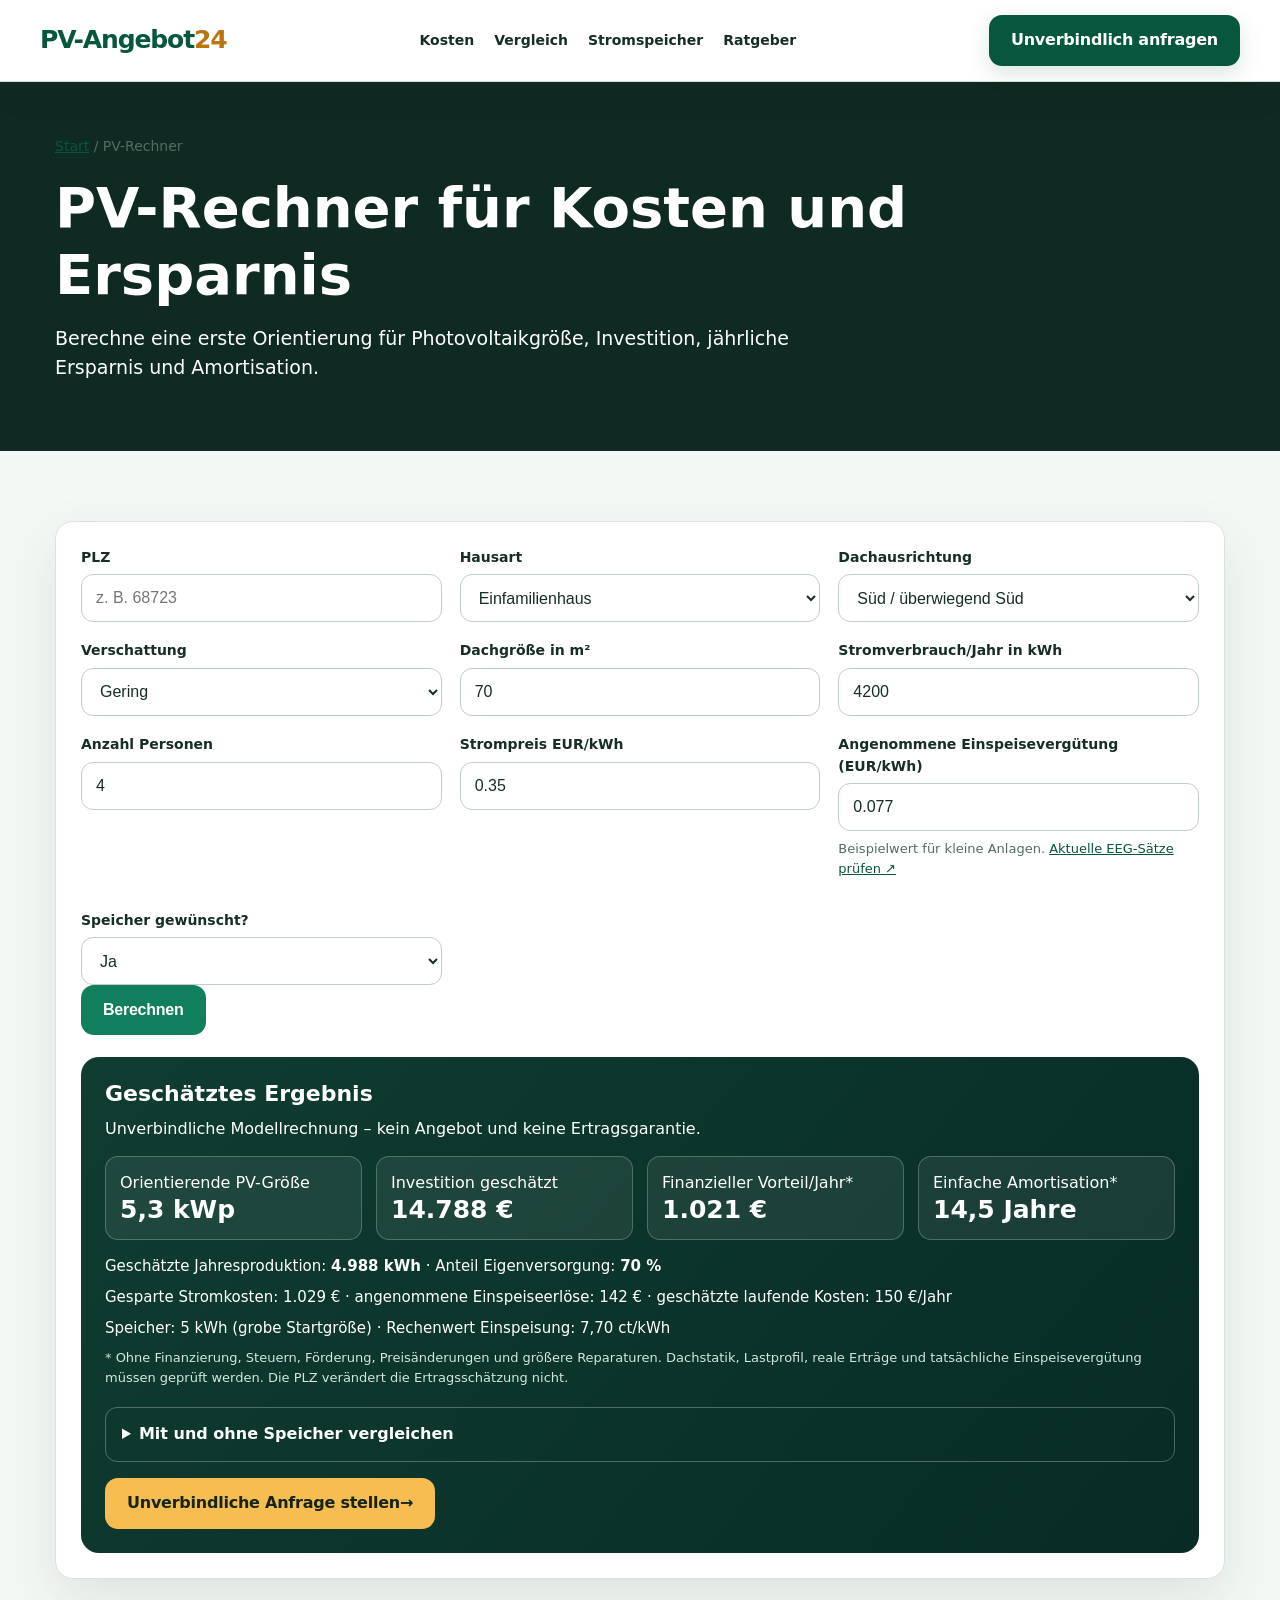
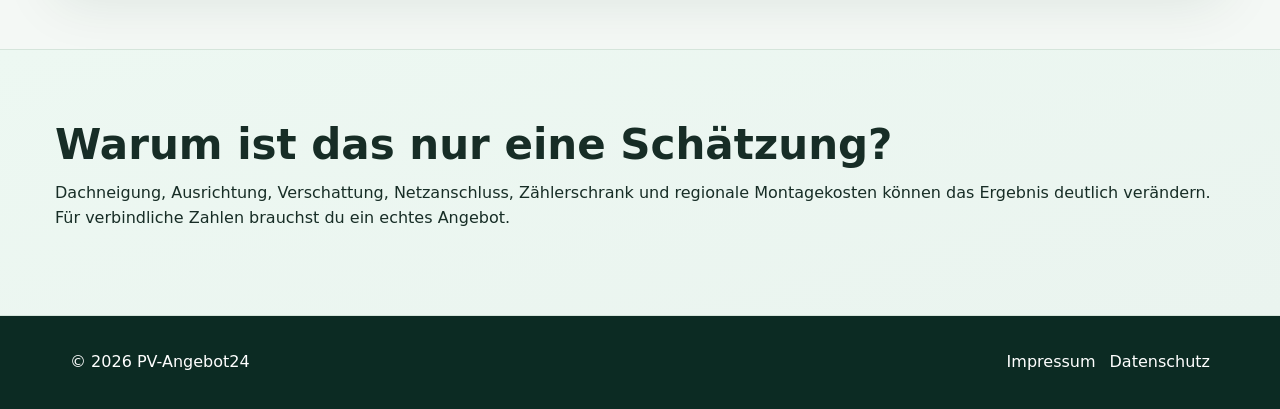
<file: pv-rechner/index.html>
<!DOCTYPE html>
<html lang="de">
<head>
  <meta charset="UTF-8">
  <link rel="canonical" href="https://marioklara.github.io/solaranlage/pv-rechner/">
  <meta name="theme-color" content="#0d5f47">
  <meta name="viewport" content="width=device-width, initial-scale=1.0">
  <title>PV-Rechner: Kosten und Ersparnis grob berechnen</title>
  <meta name="description" content="PV-Rechner für Solaranlagen: PLZ, Hausart, Dachgröße, Stromverbrauch, Personen, Strompreis und Speicherwunsch eingeben.">
  <link rel="stylesheet" href="../assets/css/styles.css">
  <script defer src="../assets/js/main.js"></script>
</head>
<body>
  <header class="site-header"><nav class="nav"><a class="logo" href="../index.html">PV-Angebot<span>24</span></a><button class="nav-toggle" type="button" aria-controls="nav-main" aria-expanded="false" aria-label="Navigation öffnen">☰ Menü</button><div class="nav-links" id="nav-main"><a href="../solaranlage-kosten/">Kosten</a><a href="../photovoltaik-vergleich/">Vergleich</a><a href="../stromspeicher/">Stromspeicher</a><a href="../ratgeber/">Ratgeber</a></div><a class="nav-cta" href="../index.html#anfrage">Unverbindlich anfragen</a></nav></header>
  <main>
    <section class="page-hero"><div class="container"><div class="breadcrumb"><a href="../index.html">Start</a> / PV-Rechner</div><h1>PV-Rechner für Kosten und Ersparnis</h1><p>Berechne eine erste Orientierung für Photovoltaikgröße, Investition, jährliche Ersparnis und Amortisation.</p></div></section>
    <section class="container"><div class="card"><form id="pvCalculator"><div class="form-grid"><div><label for="zip">PLZ</label><input id="zip" inputmode="numeric" maxlength="5" pattern="[0-9]{5}" placeholder="z. B. 68723"></div><div><label for="houseType">Hausart</label><select id="houseType"><option value="single">Einfamilienhaus</option><option value="multi">Mehrfamilienhaus</option><option value="row">Reihenhaus</option></select></div><div><label for="roofOrientation">Dachausrichtung</label><select id="roofOrientation"><option value="south">Süd / überwiegend Süd</option><option value="eastwest">Ost / West</option><option value="north">Überwiegend Nord</option></select></div>
            <div><label for="shadeLevel">Verschattung</label><select id="shadeLevel"><option value="low">Gering</option><option value="medium">Mittel</option><option value="high">Stark</option></select></div>
            <div><label for="roofSize">Dachgröße in m²</label><input id="roofSize" type="number" min="20" max="1000" required value="70"></div><div><label for="usage">Stromverbrauch/Jahr in kWh</label><input id="usage" type="number" min="1000" max="100000" required value="4200"></div><div><label for="people">Anzahl Personen</label><input id="people" type="number" min="1" max="12" step="1" required value="4"></div><div><label for="powerPrice">Strompreis EUR/kWh</label><input id="powerPrice" type="number" min="0.1" max="2" required step="0.01" value="0.35"></div><div><label for="feedInTariff">Angenommene Einspeisevergütung (EUR/kWh)</label><input id="feedInTariff" type="number" min="0" max="0.3" step="0.001" value="0.077"><small class="field-note">Beispielwert für kleine Anlagen. <a href="https://www.bundesnetzagentur.de/DE/Fachthemen/ElektrizitaetundGas/ErneuerbareEnergien/EEG_Foerderung/start.html" target="_blank" rel="noopener noreferrer">Aktuelle EEG-Sätze prüfen ↗</a></small></div>
            <div><label for="storageWanted">Speicher gewünscht?</label><select id="storageWanted"><option value="yes">Ja</option><option value="no">Nein</option></select></div></div><button class="button" type="submit">Berechnen</button></form><div id="pvResult" class="result-box" aria-live="polite"></div></div></section>
    <section class="band"><div class="container"><h2>Warum ist das nur eine Schätzung?</h2><p>Dachneigung, Ausrichtung, Verschattung, Netzanschluss, Zählerschrank und regionale Montagekosten können das Ergebnis deutlich verändern. Für verbindliche Zahlen brauchst du ein echtes Angebot.</p></div></section>
  </main>
  <footer class="site-footer"><div class="footer-inner"><div>© 2026 PV-Angebot24</div><div><a href="../index.html#impressum">Impressum</a><a href="../index.html#datenschutz">Datenschutz</a></div></div></footer>
</body>
</html>
</file>
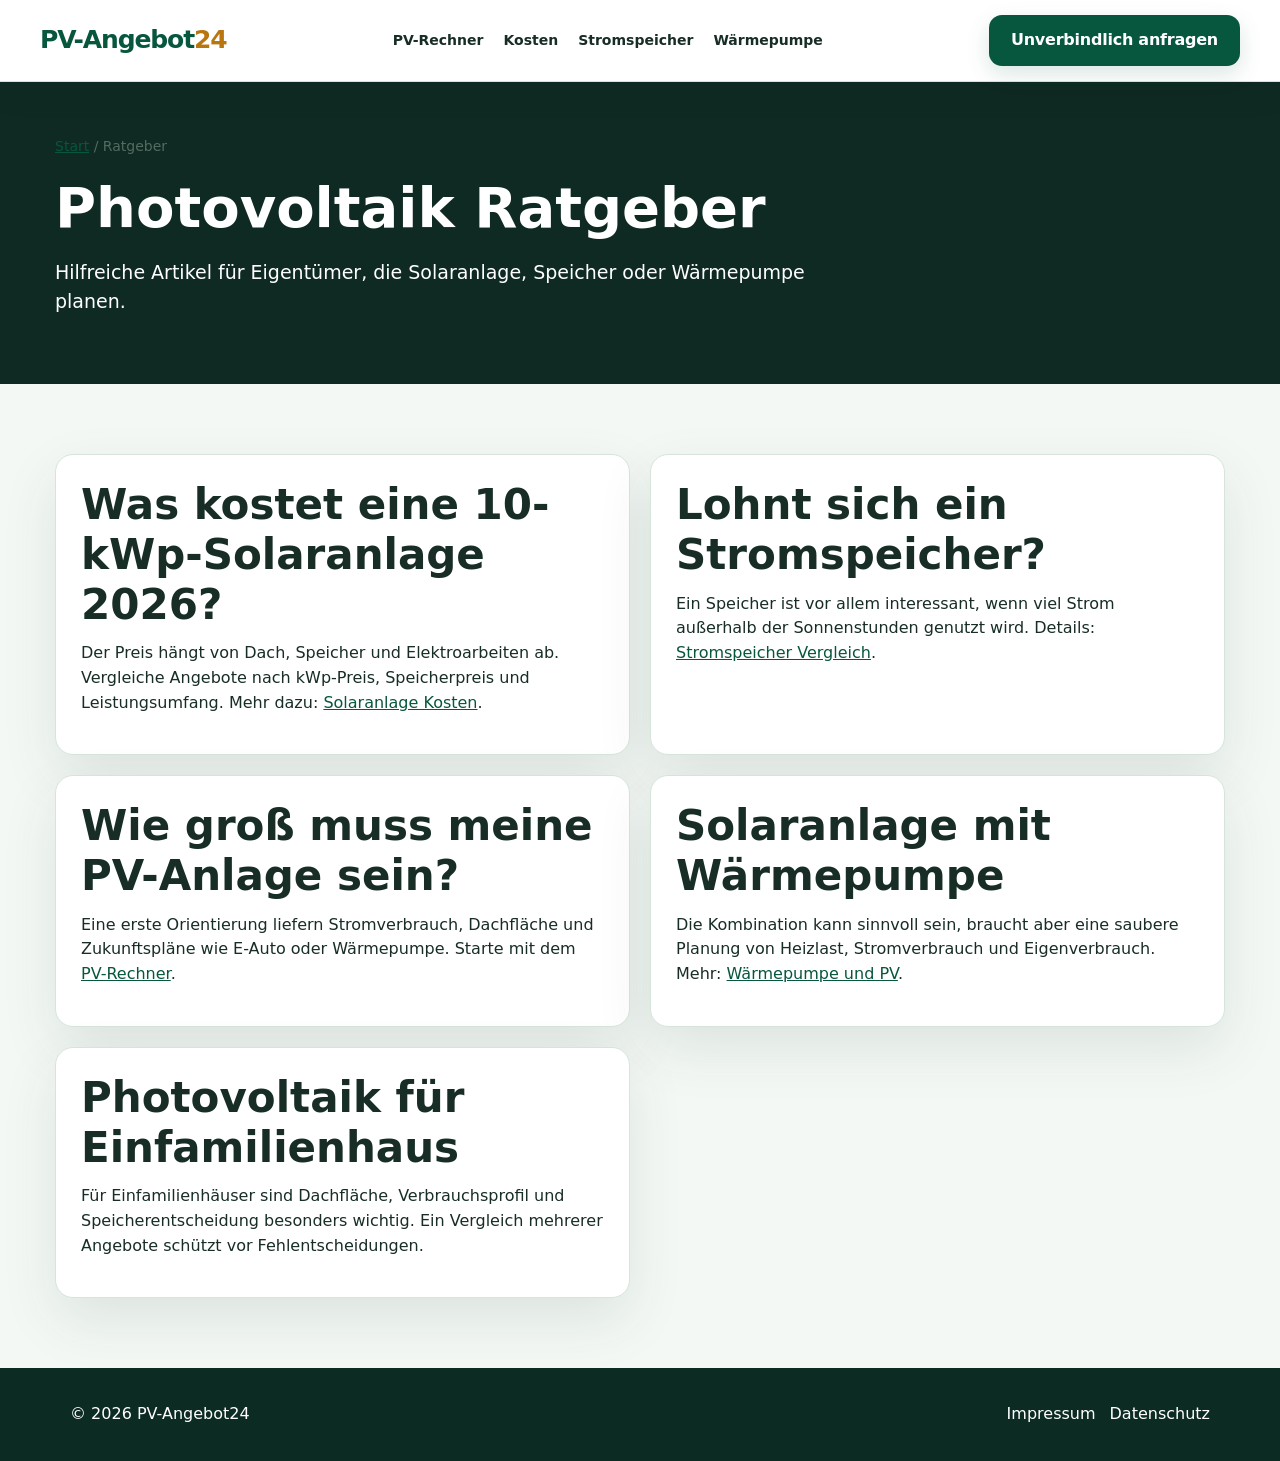
<file: ratgeber/index.html>
<!DOCTYPE html>
<html lang="de">
<head>
  <meta charset="UTF-8">
  <link rel="canonical" href="https://marioklara.github.io/solaranlage/ratgeber/">
  <meta name="theme-color" content="#0d5f47">
  <meta name="viewport" content="width=device-width, initial-scale=1.0">
  <title>Photovoltaik Ratgeber: Solaranlage, Speicher, Wärmepumpe</title>
  <meta name="description" content="Photovoltaik Ratgeber mit Artikeln zu 10-kWp-Solaranlage, Stromspeicher, PV-Größe, Wärmepumpe und Einfamilienhaus.">
  <link rel="stylesheet" href="../assets/css/styles.css">
  <script defer src="../assets/js/main.js"></script>
</head>
<body>
  <header class="site-header"><nav class="nav"><a class="logo" href="../index.html">PV-Angebot<span>24</span></a><button class="nav-toggle" type="button" aria-controls="nav-main" aria-expanded="false" aria-label="Navigation öffnen">☰ Menü</button><div class="nav-links" id="nav-main"><a href="../pv-rechner/">PV-Rechner</a><a href="../solaranlage-kosten/">Kosten</a><a href="../stromspeicher/">Stromspeicher</a><a href="../waermepumpe/">Wärmepumpe</a></div><a class="nav-cta" href="../index.html#anfrage">Unverbindlich anfragen</a></nav></header>
  <main>
    <section class="page-hero"><div class="container"><div class="breadcrumb"><a href="../index.html">Start</a> / Ratgeber</div><h1>Photovoltaik Ratgeber</h1><p>Hilfreiche Artikel für Eigentümer, die Solaranlage, Speicher oder Wärmepumpe planen.</p></div></section>
    <section class="container grid-2">
      <article class="card"><h2>Was kostet eine 10-kWp-Solaranlage 2026?</h2><p>Der Preis hängt von Dach, Speicher und Elektroarbeiten ab. Vergleiche Angebote nach kWp-Preis, Speicherpreis und Leistungsumfang. Mehr dazu: <a href="../solaranlage-kosten/">Solaranlage Kosten</a>.</p></article>
      <article class="card"><h2>Lohnt sich ein Stromspeicher?</h2><p>Ein Speicher ist vor allem interessant, wenn viel Strom außerhalb der Sonnenstunden genutzt wird. Details: <a href="../stromspeicher/">Stromspeicher Vergleich</a>.</p></article>
      <article class="card"><h2>Wie groß muss meine PV-Anlage sein?</h2><p>Eine erste Orientierung liefern Stromverbrauch, Dachfläche und Zukunftspläne wie E-Auto oder Wärmepumpe. Starte mit dem <a href="../pv-rechner/">PV-Rechner</a>.</p></article>
      <article class="card"><h2>Solaranlage mit Wärmepumpe</h2><p>Die Kombination kann sinnvoll sein, braucht aber eine saubere Planung von Heizlast, Stromverbrauch und Eigenverbrauch. Mehr: <a href="../waermepumpe/">Wärmepumpe und PV</a>.</p></article>
      <article class="card"><h2>Photovoltaik für Einfamilienhaus</h2><p>Für Einfamilienhäuser sind Dachfläche, Verbrauchsprofil und Speicherentscheidung besonders wichtig. Ein Vergleich mehrerer Angebote schützt vor Fehlentscheidungen.</p></article>
    </section>
  </main>
  <footer class="site-footer"><div class="footer-inner"><div>© 2026 PV-Angebot24</div><div><a href="../index.html#impressum">Impressum</a><a href="../index.html#datenschutz">Datenschutz</a></div></div></footer>
</body>
</html>
</file>
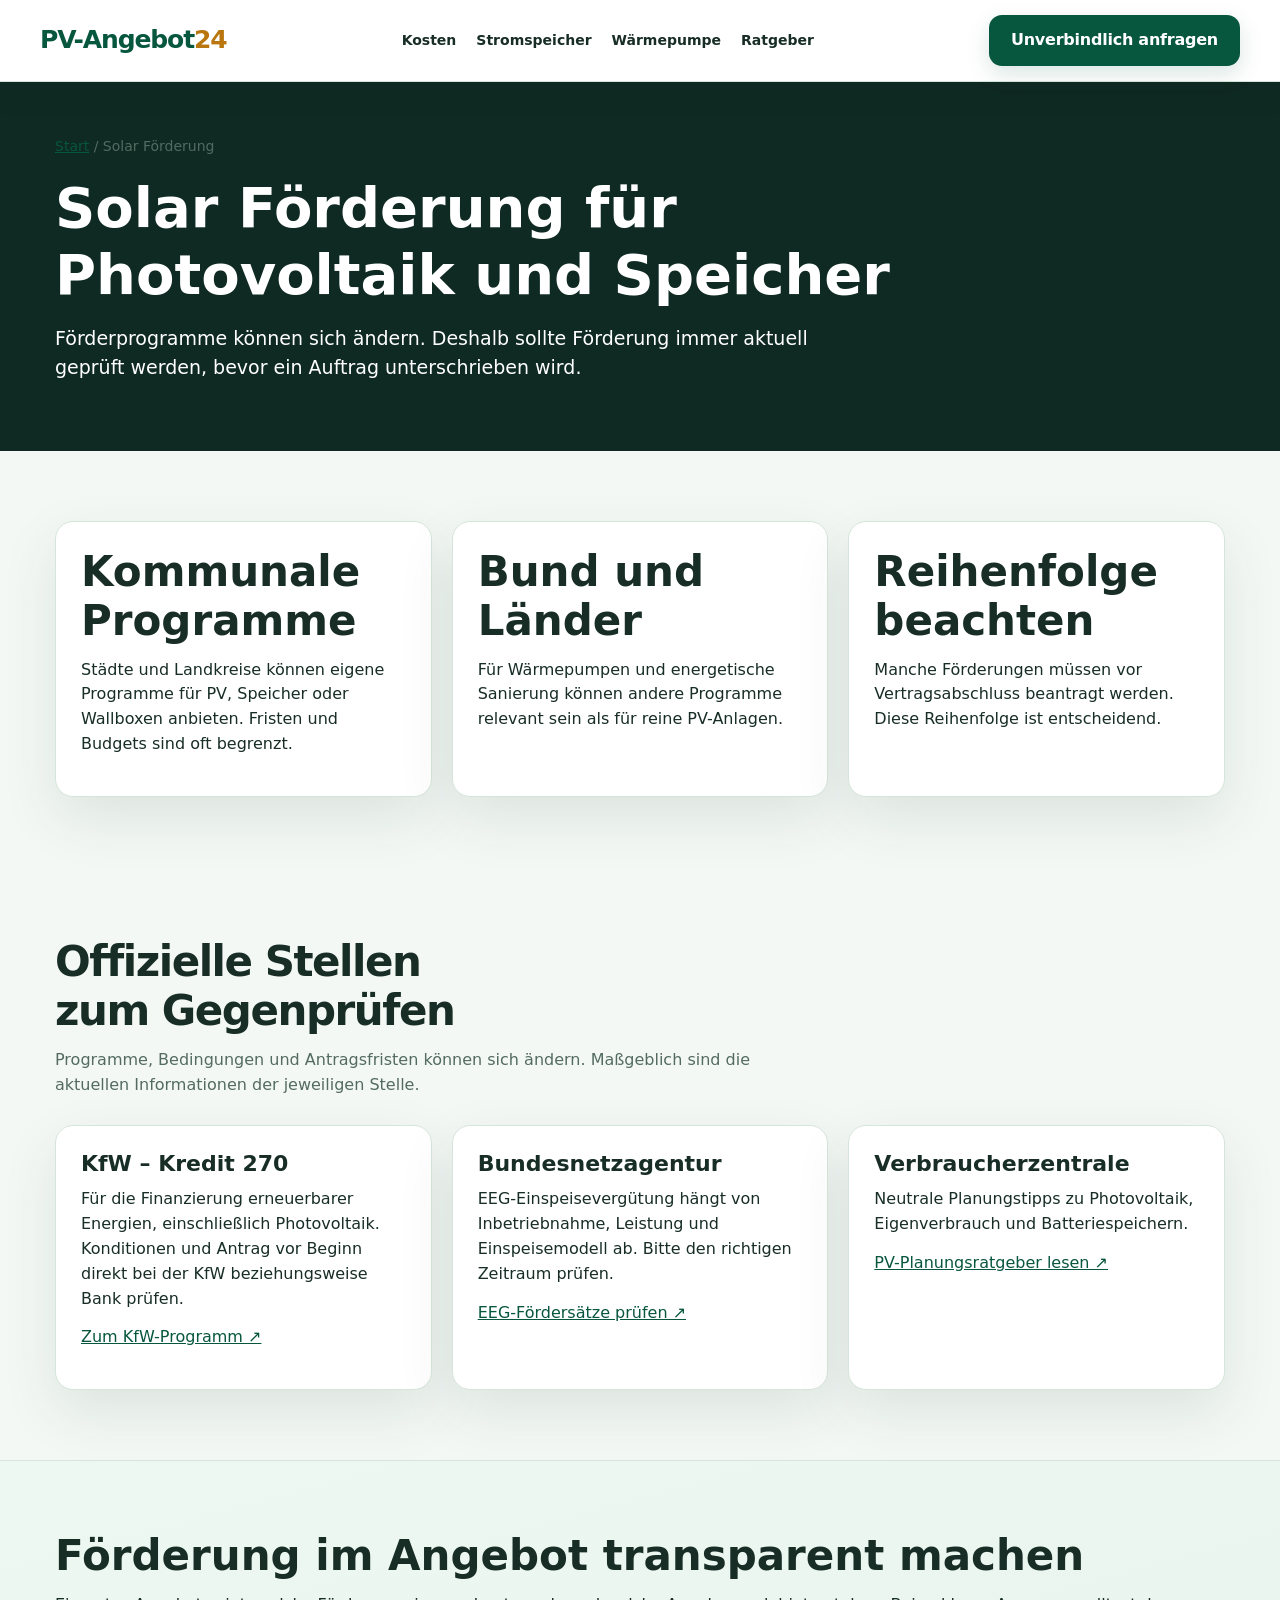
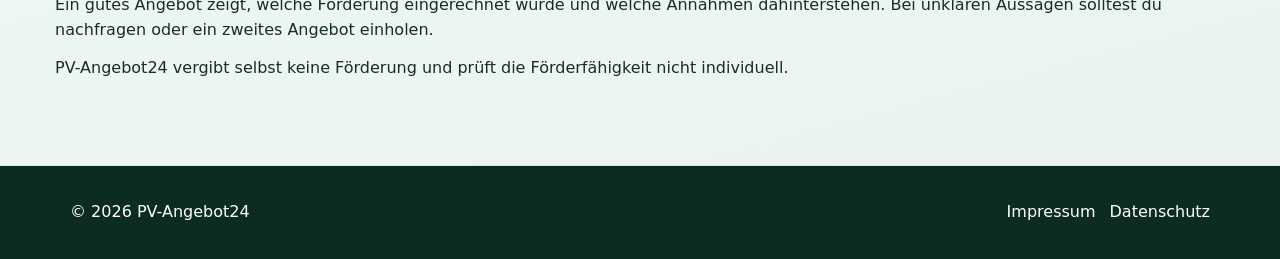
<file: solar-foerderung/index.html>
<!DOCTYPE html>
<html lang="de">
<head>
  <meta charset="UTF-8">
  <link rel="canonical" href="https://marioklara.github.io/solaranlage/solar-foerderung/">
  <meta name="theme-color" content="#0d5f47">
  <meta name="viewport" content="width=device-width, initial-scale=1.0">
  <title>Solar Förderung: Photovoltaik und Speicher prüfen</title>
  <meta name="description" content="Solar Förderung für Photovoltaik, Stromspeicher und Wärmepumpe: Was Eigentümer vor der Angebotsannahme prüfen sollten.">
  <link rel="stylesheet" href="../assets/css/styles.css">
  <script defer src="../assets/js/main.js"></script>
</head>
<body>
  <header class="site-header"><nav class="nav"><a class="logo" href="../index.html">PV-Angebot<span>24</span></a><button class="nav-toggle" type="button" aria-controls="nav-main" aria-expanded="false" aria-label="Navigation öffnen">☰ Menü</button><div class="nav-links" id="nav-main"><a href="../solaranlage-kosten/">Kosten</a><a href="../stromspeicher/">Stromspeicher</a><a href="../waermepumpe/">Wärmepumpe</a><a href="../ratgeber/">Ratgeber</a></div><a class="nav-cta" href="../index.html#anfrage">Unverbindlich anfragen</a></nav></header>
  <main>
    <section class="page-hero"><div class="container"><div class="breadcrumb"><a href="../index.html">Start</a> / Solar Förderung</div><h1>Solar Förderung für Photovoltaik und Speicher</h1><p>Förderprogramme können sich ändern. Deshalb sollte Förderung immer aktuell geprüft werden, bevor ein Auftrag unterschrieben wird.</p></div></section>
    <section class="container grid-3">
      <article class="card"><h2>Kommunale Programme</h2><p>Städte und Landkreise können eigene Programme für PV, Speicher oder Wallboxen anbieten. Fristen und Budgets sind oft begrenzt.</p></article>
      <article class="card"><h2>Bund und Länder</h2><p>Für Wärmepumpen und energetische Sanierung können andere Programme relevant sein als für reine PV-Anlagen.</p></article>
      <article class="card"><h2>Reihenfolge beachten</h2><p>Manche Förderungen müssen vor Vertragsabschluss beantragt werden. Diese Reihenfolge ist entscheidend.</p></article>
    </section>
    <section class="container">
      <div class="section-head"><h2>Offizielle Stellen zum Gegenprüfen</h2><p class="muted">Programme, Bedingungen und Antragsfristen können sich ändern. Maßgeblich sind die aktuellen Informationen der jeweiligen Stelle.</p></div>
      <div class="grid-3">
        <article class="card"><h3>KfW – Kredit 270</h3><p>Für die Finanzierung erneuerbarer Energien, einschließlich Photovoltaik. Konditionen und Antrag vor Beginn direkt bei der KfW beziehungsweise Bank prüfen.</p><p><a href="https://www.kfw.de/inlandsfoerderung/Privatpersonen/Neubau/F%C3%B6rderprodukte/Erneuerbare-Energien-%28270%29/" rel="noopener noreferrer" target="_blank">Zum KfW-Programm ↗</a></p></article>
        <article class="card"><h3>Bundesnetzagentur</h3><p>EEG-Einspeisevergütung hängt von Inbetriebnahme, Leistung und Einspeisemodell ab. Bitte den richtigen Zeitraum prüfen.</p><p><a href="https://www.bundesnetzagentur.de/DE/Fachthemen/ElektrizitaetundGas/ErneuerbareEnergien/EEG_Foerderung/start.html" rel="noopener noreferrer" target="_blank">EEG-Fördersätze prüfen ↗</a></p></article>
        <article class="card"><h3>Verbraucherzentrale</h3><p>Neutrale Planungstipps zu Photovoltaik, Eigenverbrauch und Batteriespeichern.</p><p><a href="https://www.verbraucherzentrale.de/wissen/energie/erneuerbare-energien/photovoltaik-was-bei-der-planung-einer-solaranlage-wichtig-ist-5574" rel="noopener noreferrer" target="_blank">PV-Planungsratgeber lesen ↗</a></p></article>
      </div>
    </section>
    <section class="band"><div class="container"><h2>Förderung im Angebot transparent machen</h2><p>Ein gutes Angebot zeigt, welche Förderung eingerechnet wurde und welche Annahmen dahinterstehen. Bei unklaren Aussagen solltest du nachfragen oder ein zweites Angebot einholen.</p><p>PV-Angebot24 vergibt selbst keine Förderung und prüft die Förderfähigkeit nicht individuell.</p></div></section>
  </main>
  <footer class="site-footer"><div class="footer-inner"><div>© 2026 PV-Angebot24</div><div><a href="../index.html#impressum">Impressum</a><a href="../index.html#datenschutz">Datenschutz</a></div></div></footer>
</body>
</html>
</file>
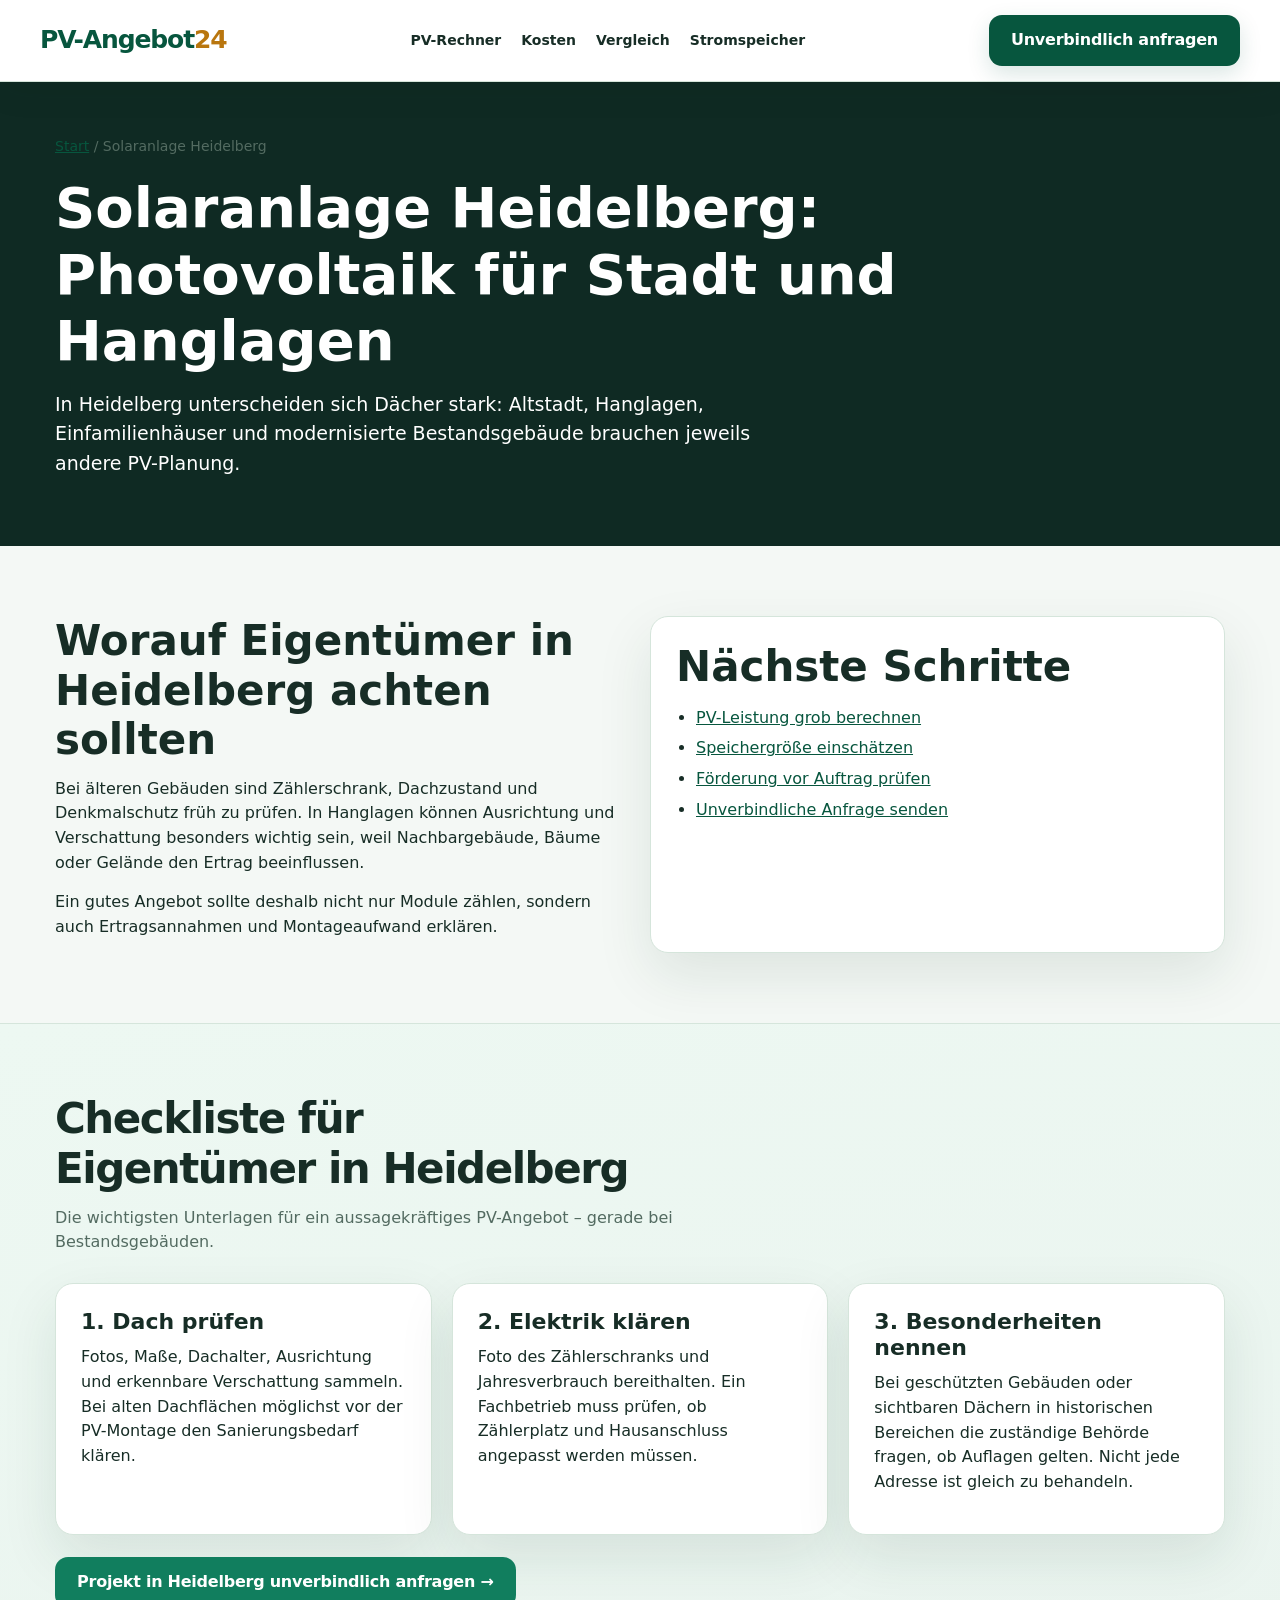
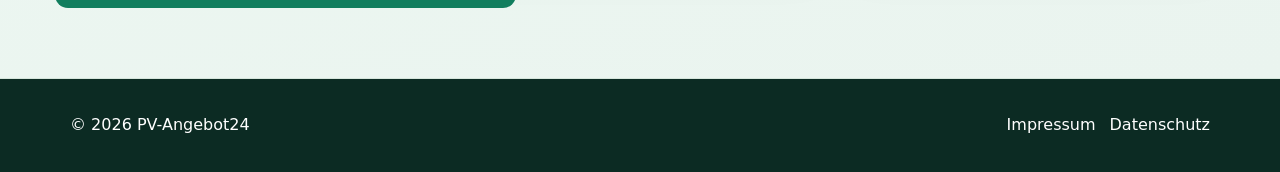
<file: solaranlage-heidelberg/index.html>
<!DOCTYPE html>
<html lang="de">
<head>
  <meta charset="UTF-8">
  <link rel="canonical" href="https://marioklara.github.io/solaranlage/solaranlage-heidelberg/">
  <meta name="theme-color" content="#0d5f47">
  <meta name="viewport" content="width=device-width, initial-scale=1.0">
  <title>Solaranlage Heidelberg: PV-Angebote vergleichen</title>
  <meta name="description" content="Solaranlage in Heidelberg planen: Dach, Speicher, Altbau, Hanglage und regionale Angebote für Photovoltaik vergleichen.">
  <link rel="stylesheet" href="../assets/css/styles.css">
  <script defer src="../assets/js/main.js"></script>
</head>
<body>
  <header class="site-header"><nav class="nav"><a class="logo" href="../index.html">PV-Angebot<span>24</span></a><button class="nav-toggle" type="button" aria-controls="nav-main" aria-expanded="false" aria-label="Navigation öffnen">☰ Menü</button><div class="nav-links" id="nav-main"><a href="../pv-rechner/">PV-Rechner</a><a href="../solaranlage-kosten/">Kosten</a><a href="../photovoltaik-vergleich/">Vergleich</a><a href="../stromspeicher/">Stromspeicher</a></div><a class="nav-cta" href="../index.html#anfrage">Unverbindlich anfragen</a></nav></header>
  <main>
    <section class="page-hero"><div class="container"><div class="breadcrumb"><a href="../index.html">Start</a> / Solaranlage Heidelberg</div><h1>Solaranlage Heidelberg: Photovoltaik für Stadt und Hanglagen</h1><p>In Heidelberg unterscheiden sich Dächer stark: Altstadt, Hanglagen, Einfamilienhäuser und modernisierte Bestandsgebäude brauchen jeweils andere PV-Planung.</p></div></section>
    <section class="container grid-2"><article><h2>Worauf Eigentümer in Heidelberg achten sollten</h2><p>Bei älteren Gebäuden sind Zählerschrank, Dachzustand und Denkmalschutz früh zu prüfen. In Hanglagen können Ausrichtung und Verschattung besonders wichtig sein, weil Nachbargebäude, Bäume oder Gelände den Ertrag beeinflussen.</p><p>Ein gutes Angebot sollte deshalb nicht nur Module zählen, sondern auch Ertragsannahmen und Montageaufwand erklären.</p></article><article class="card"><h2>Nächste Schritte</h2><ul class="list"><li><a href="../pv-rechner/">PV-Leistung grob berechnen</a></li><li><a href="../stromspeicher/">Speichergröße einschätzen</a></li><li><a href="../solar-foerderung/">Förderung vor Auftrag prüfen</a></li><li><a href="../index.html#anfrage">Unverbindliche Anfrage senden</a></li></ul></article></section>
    <section class="band"><div class="container"><div class="section-head"><h2>Checkliste für Eigentümer in Heidelberg</h2><p class="muted">Die wichtigsten Unterlagen für ein aussagekräftiges PV-Angebot – gerade bei Bestandsgebäuden.</p></div><div class="grid-3"><article class="card"><h3>1. Dach prüfen</h3><p>Fotos, Maße, Dachalter, Ausrichtung und erkennbare Verschattung sammeln. Bei alten Dachflächen möglichst vor der PV-Montage den Sanierungsbedarf klären.</p></article><article class="card"><h3>2. Elektrik klären</h3><p>Foto des Zählerschranks und Jahresverbrauch bereithalten. Ein Fachbetrieb muss prüfen, ob Zählerplatz und Hausanschluss angepasst werden müssen.</p></article><article class="card"><h3>3. Besonderheiten nennen</h3><p>Bei geschützten Gebäuden oder sichtbaren Dächern in historischen Bereichen die zuständige Behörde fragen, ob Auflagen gelten. Nicht jede Adresse ist gleich zu behandeln.</p></article></div><p class="local-cta"><a class="button" href="../index.html#anfrage">Projekt in Heidelberg unverbindlich anfragen →</a></p></div></section>
  </main>
  <footer class="site-footer"><div class="footer-inner"><div>© 2026 PV-Angebot24</div><div><a href="../index.html#impressum">Impressum</a><a href="../index.html#datenschutz">Datenschutz</a></div></div></footer>
</body>
</html>
</file>
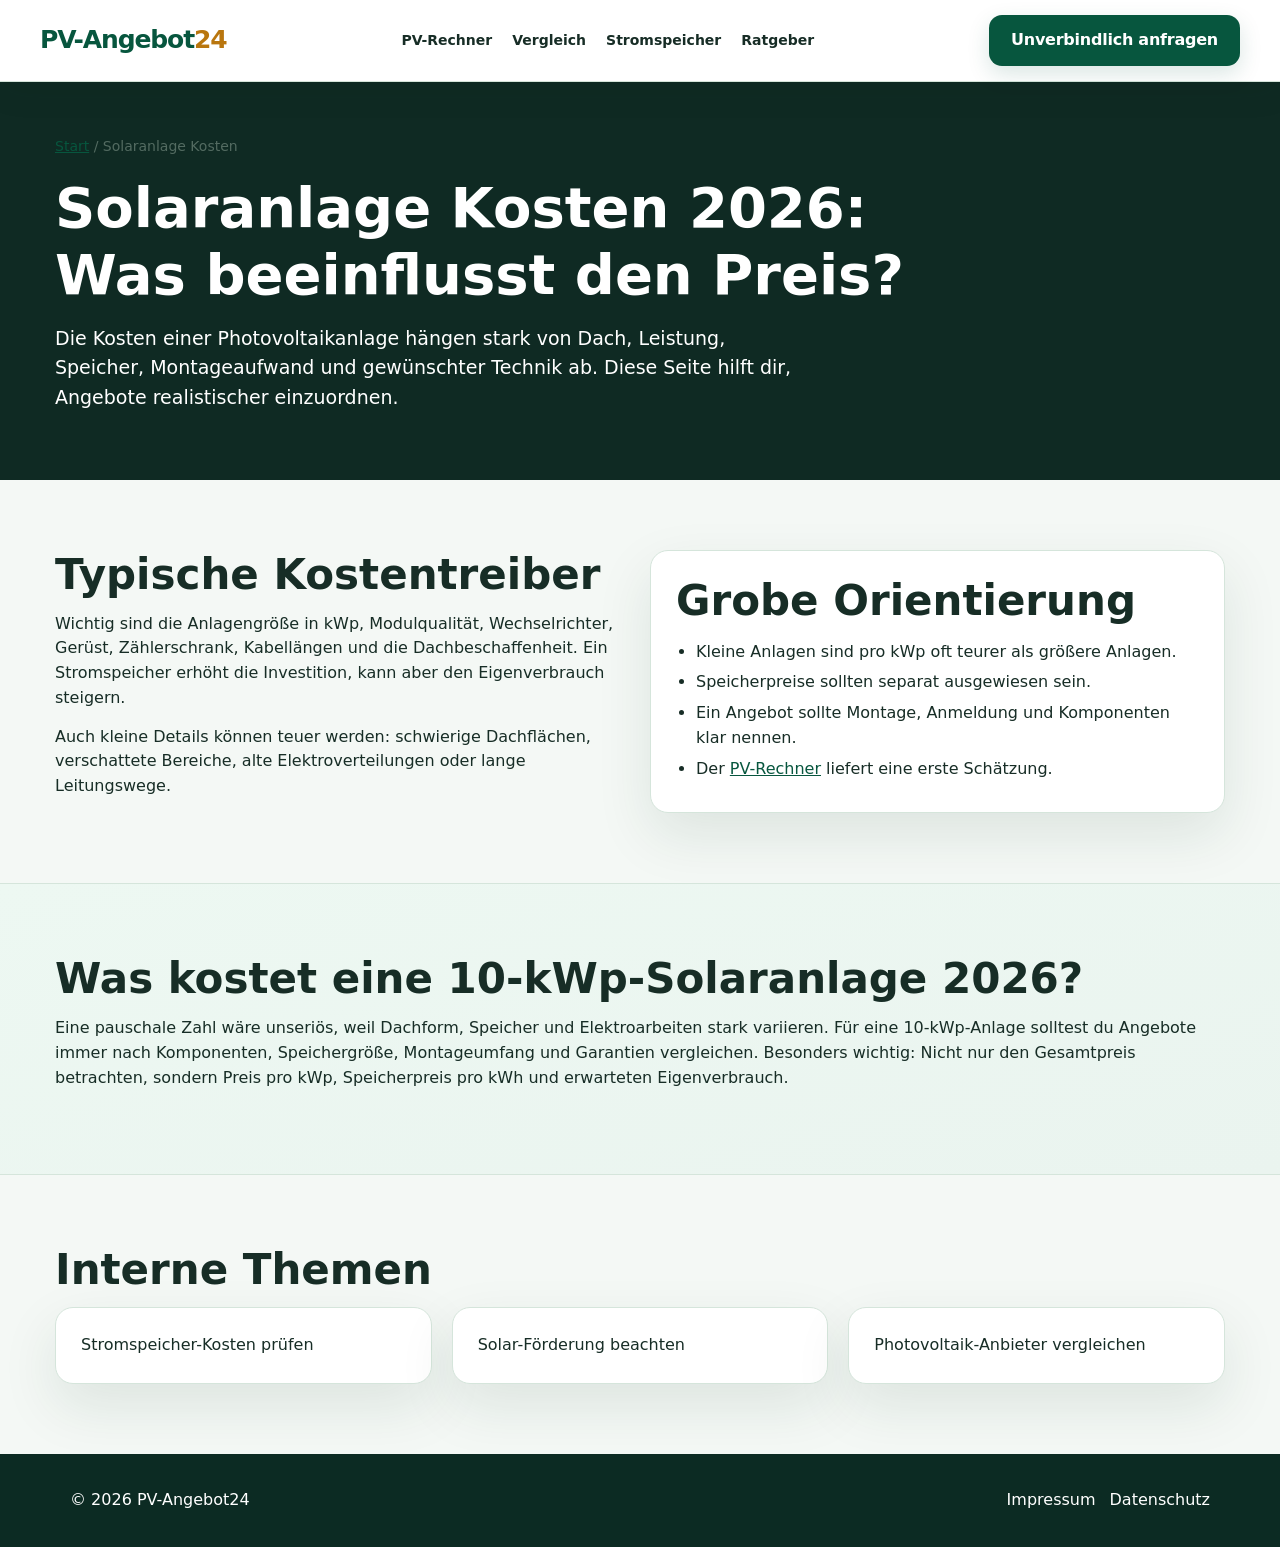
<file: solaranlage-kosten/index.html>
<!DOCTYPE html>
<html lang="de">
<head>
  <meta charset="UTF-8">
  <link rel="canonical" href="https://marioklara.github.io/solaranlage/solaranlage-kosten/">
  <meta name="theme-color" content="#0d5f47">
  <meta name="viewport" content="width=device-width, initial-scale=1.0">
  <title>Solaranlage Kosten 2026: Preise und Einflussfaktoren</title>
  <meta name="description" content="Was kostet eine Solaranlage 2026? Erfahre, welche Faktoren PV-Kosten beeinflussen und wie Speicher, Dachgröße und Verbrauch zusammenhängen.">
  <link rel="stylesheet" href="../assets/css/styles.css">
  <script defer src="../assets/js/main.js"></script>
</head>
<body>
  <header class="site-header"><nav class="nav"><a class="logo" href="../index.html">PV-Angebot<span>24</span></a><button class="nav-toggle" type="button" aria-controls="nav-main" aria-expanded="false" aria-label="Navigation öffnen">☰ Menü</button><div class="nav-links" id="nav-main"><a href="../pv-rechner/">PV-Rechner</a><a href="../photovoltaik-vergleich/">Vergleich</a><a href="../stromspeicher/">Stromspeicher</a><a href="../ratgeber/">Ratgeber</a></div><a class="nav-cta" href="../index.html#anfrage">Unverbindlich anfragen</a></nav></header>
  <main>
    <section class="page-hero"><div class="container"><div class="breadcrumb"><a href="../index.html">Start</a> / Solaranlage Kosten</div><h1>Solaranlage Kosten 2026: Was beeinflusst den Preis?</h1><p>Die Kosten einer Photovoltaikanlage hängen stark von Dach, Leistung, Speicher, Montageaufwand und gewünschter Technik ab. Diese Seite hilft dir, Angebote realistischer einzuordnen.</p></div></section>
    <section class="container grid-2">
      <article><h2>Typische Kostentreiber</h2><p>Wichtig sind die Anlagengröße in kWp, Modulqualität, Wechselrichter, Gerüst, Zählerschrank, Kabellängen und die Dachbeschaffenheit. Ein Stromspeicher erhöht die Investition, kann aber den Eigenverbrauch steigern.</p><p>Auch kleine Details können teuer werden: schwierige Dachflächen, verschattete Bereiche, alte Elektroverteilungen oder lange Leitungswege.</p></article>
      <article class="card"><h2>Grobe Orientierung</h2><ul class="list"><li>Kleine Anlagen sind pro kWp oft teurer als größere Anlagen.</li><li>Speicherpreise sollten separat ausgewiesen sein.</li><li>Ein Angebot sollte Montage, Anmeldung und Komponenten klar nennen.</li><li>Der <a href="../pv-rechner/">PV-Rechner</a> liefert eine erste Schätzung.</li></ul></article>
    </section>
    <section class="band"><div class="container"><h2>Was kostet eine 10-kWp-Solaranlage 2026?</h2><p>Eine pauschale Zahl wäre unseriös, weil Dachform, Speicher und Elektroarbeiten stark variieren. Für eine 10-kWp-Anlage solltest du Angebote immer nach Komponenten, Speichergröße, Montageumfang und Garantien vergleichen. Besonders wichtig: Nicht nur den Gesamtpreis betrachten, sondern Preis pro kWp, Speicherpreis pro kWh und erwarteten Eigenverbrauch.</p></div></section>
    <section class="container"><h2>Interne Themen</h2><div class="grid-3"><a class="card" href="../stromspeicher/">Stromspeicher-Kosten prüfen</a><a class="card" href="../solar-foerderung/">Solar-Förderung beachten</a><a class="card" href="../photovoltaik-vergleich/">Photovoltaik-Anbieter vergleichen</a></div></section>
  </main>
  <footer class="site-footer"><div class="footer-inner"><div>© 2026 PV-Angebot24</div><div><a href="../index.html#impressum">Impressum</a><a href="../index.html#datenschutz">Datenschutz</a></div></div></footer>
</body>
</html>
</file>
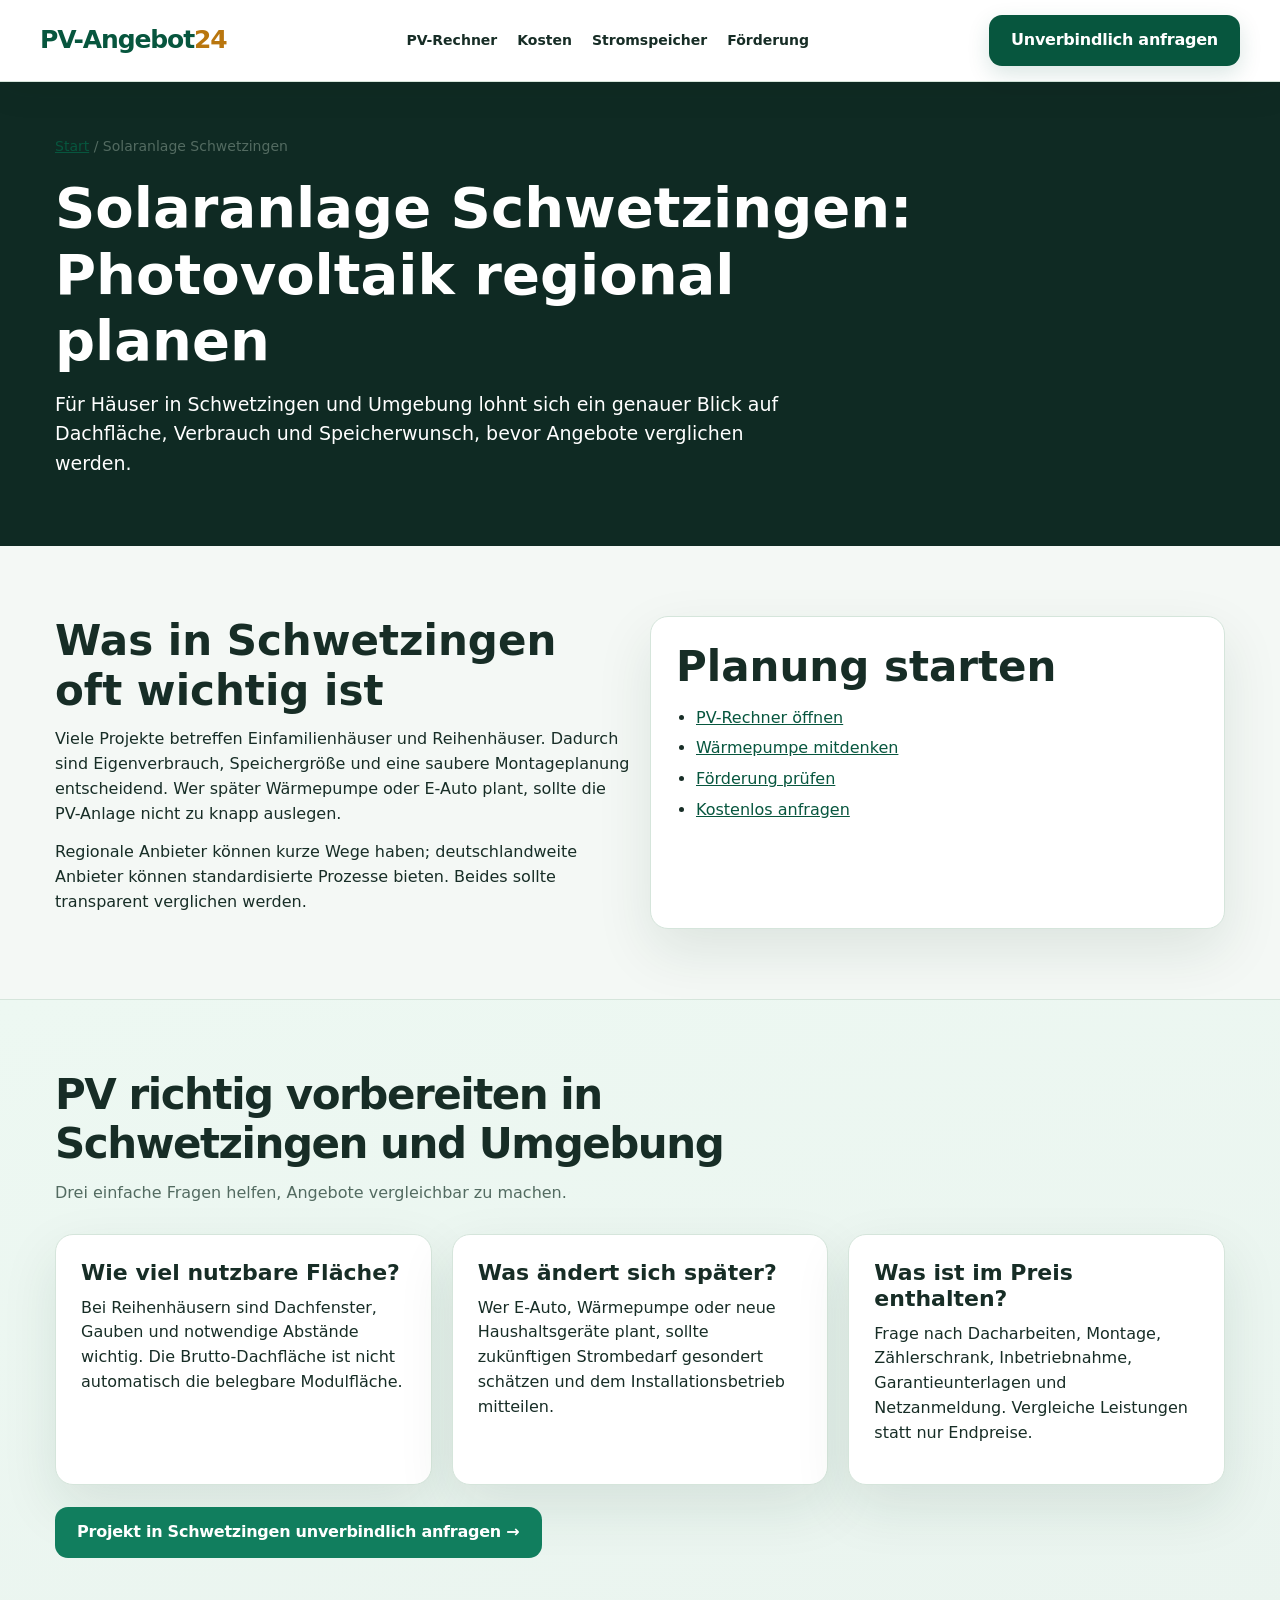
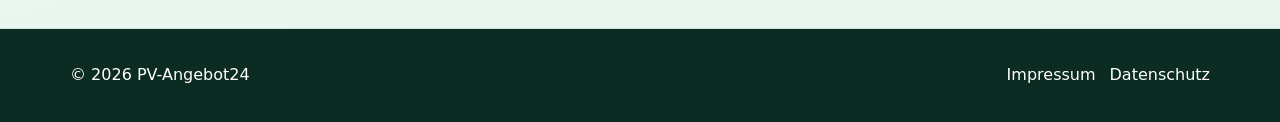
<file: solaranlage-schwetzingen/index.html>
<!DOCTYPE html>
<html lang="de">
<head>
  <meta charset="UTF-8">
  <link rel="canonical" href="https://marioklara.github.io/solaranlage/solaranlage-schwetzingen/">
  <meta name="theme-color" content="#0d5f47">
  <meta name="viewport" content="width=device-width, initial-scale=1.0">
  <title>Solaranlage Schwetzingen: PV für Einfamilienhäuser</title>
  <meta name="description" content="Solaranlage in Schwetzingen planen: Photovoltaik, Speicher und Angebote für Einfamilienhäuser in der Region vergleichen.">
  <link rel="stylesheet" href="../assets/css/styles.css">
  <script defer src="../assets/js/main.js"></script>
</head>
<body>
  <header class="site-header"><nav class="nav"><a class="logo" href="../index.html">PV-Angebot<span>24</span></a><button class="nav-toggle" type="button" aria-controls="nav-main" aria-expanded="false" aria-label="Navigation öffnen">☰ Menü</button><div class="nav-links" id="nav-main"><a href="../pv-rechner/">PV-Rechner</a><a href="../solaranlage-kosten/">Kosten</a><a href="../stromspeicher/">Stromspeicher</a><a href="../solar-foerderung/">Förderung</a></div><a class="nav-cta" href="../index.html#anfrage">Unverbindlich anfragen</a></nav></header>
  <main>
    <section class="page-hero"><div class="container"><div class="breadcrumb"><a href="../index.html">Start</a> / Solaranlage Schwetzingen</div><h1>Solaranlage Schwetzingen: Photovoltaik regional planen</h1><p>Für Häuser in Schwetzingen und Umgebung lohnt sich ein genauer Blick auf Dachfläche, Verbrauch und Speicherwunsch, bevor Angebote verglichen werden.</p></div></section>
    <section class="container grid-2"><article><h2>Was in Schwetzingen oft wichtig ist</h2><p>Viele Projekte betreffen Einfamilienhäuser und Reihenhäuser. Dadurch sind Eigenverbrauch, Speichergröße und eine saubere Montageplanung entscheidend. Wer später Wärmepumpe oder E-Auto plant, sollte die PV-Anlage nicht zu knapp auslegen.</p><p>Regionale Anbieter können kurze Wege haben; deutschlandweite Anbieter können standardisierte Prozesse bieten. Beides sollte transparent verglichen werden.</p></article><article class="card"><h2>Planung starten</h2><ul class="list"><li><a href="../pv-rechner/">PV-Rechner öffnen</a></li><li><a href="../waermepumpe/">Wärmepumpe mitdenken</a></li><li><a href="../solar-foerderung/">Förderung prüfen</a></li><li><a href="../index.html#anfrage">Kostenlos anfragen</a></li></ul></article></section>
    <section class="band"><div class="container"><div class="section-head"><h2>PV richtig vorbereiten in Schwetzingen und Umgebung</h2><p class="muted">Drei einfache Fragen helfen, Angebote vergleichbar zu machen.</p></div><div class="grid-3"><article class="card"><h3>Wie viel nutzbare Fläche?</h3><p>Bei Reihenhäusern sind Dachfenster, Gauben und notwendige Abstände wichtig. Die Brutto-Dachfläche ist nicht automatisch die belegbare Modulfläche.</p></article><article class="card"><h3>Was ändert sich später?</h3><p>Wer E-Auto, Wärmepumpe oder neue Haushaltsgeräte plant, sollte zukünftigen Strombedarf gesondert schätzen und dem Installationsbetrieb mitteilen.</p></article><article class="card"><h3>Was ist im Preis enthalten?</h3><p>Frage nach Dacharbeiten, Montage, Zählerschrank, Inbetriebnahme, Garantieunterlagen und Netzanmeldung. Vergleiche Leistungen statt nur Endpreise.</p></article></div><p class="local-cta"><a class="button" href="../index.html#anfrage">Projekt in Schwetzingen unverbindlich anfragen →</a></p></div></section>
  </main>
  <footer class="site-footer"><div class="footer-inner"><div>© 2026 PV-Angebot24</div><div><a href="../index.html#impressum">Impressum</a><a href="../index.html#datenschutz">Datenschutz</a></div></div></footer>
</body>
</html>
</file>
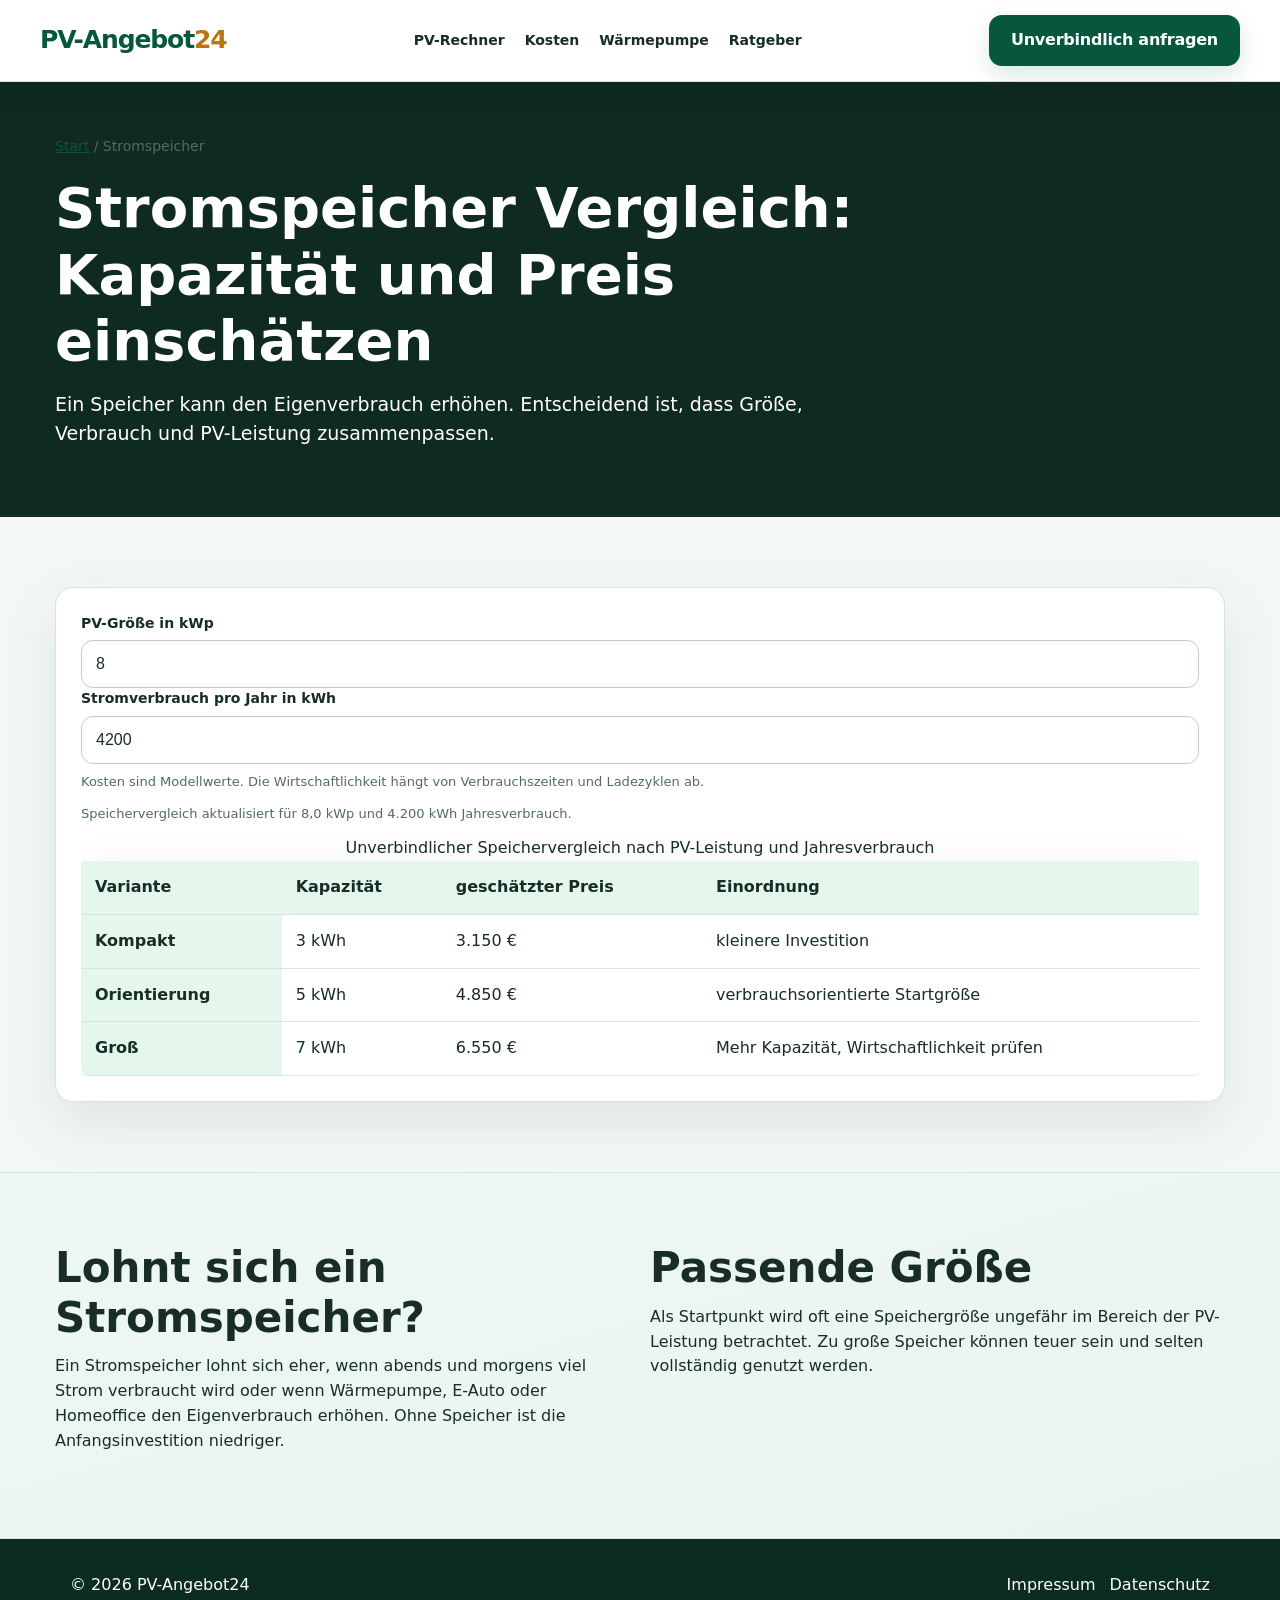
<file: stromspeicher/index.html>
<!DOCTYPE html>
<html lang="de">
<head>
  <meta charset="UTF-8">
  <link rel="canonical" href="https://marioklara.github.io/solaranlage/stromspeicher/">
  <meta name="theme-color" content="#0d5f47">
  <meta name="viewport" content="width=device-width, initial-scale=1.0">
  <title>Stromspeicher Vergleich: Größe, kWh und Preis</title>
  <meta name="description" content="Stromspeicher vergleichen: passende Speichergröße zur PV-Anlage, Kapazität in kWh und grobe Preisorientierung berechnen.">
  <link rel="stylesheet" href="../assets/css/styles.css">
  <script defer src="../assets/js/main.js"></script>
</head>
<body>
  <header class="site-header"><nav class="nav"><a class="logo" href="../index.html">PV-Angebot<span>24</span></a><button class="nav-toggle" type="button" aria-controls="nav-main" aria-expanded="false" aria-label="Navigation öffnen">☰ Menü</button><div class="nav-links" id="nav-main"><a href="../pv-rechner/">PV-Rechner</a><a href="../solaranlage-kosten/">Kosten</a><a href="../waermepumpe/">Wärmepumpe</a><a href="../ratgeber/">Ratgeber</a></div><a class="nav-cta" href="../index.html#anfrage">Unverbindlich anfragen</a></nav></header>
  <main>
    <section class="page-hero"><div class="container"><div class="breadcrumb"><a href="../index.html">Start</a> / Stromspeicher</div><h1>Stromspeicher Vergleich: Kapazität und Preis einschätzen</h1><p>Ein Speicher kann den Eigenverbrauch erhöhen. Entscheidend ist, dass Größe, Verbrauch und PV-Leistung zusammenpassen.</p></div></section>
    <section class="container">
      <div class="card">
        <label for="storagePvSize">PV-Größe in kWp</label>
        <input id="storagePvSize" type="number" min="3" max="30" value="8">
        <label for="storageUsage">Stromverbrauch pro Jahr in kWh</label>
        <input id="storageUsage" type="number" min="1000" max="100000" value="4200">
        <p class="field-note">Kosten sind Modellwerte. Die Wirtschaftlichkeit hängt von Verbrauchszeiten und Ladezyklen ab.</p>
        <p id="storageFeedback" class="field-note" role="status" aria-live="polite" aria-atomic="true"></p>
        <div class="table-scroll"><table class="table"><caption>Unverbindlicher Speichervergleich nach PV-Leistung und Jahresverbrauch</caption><thead><tr><th scope="col">Variante</th><th scope="col">Kapazität</th><th scope="col">geschätzter Preis</th><th scope="col">Einordnung</th></tr></thead><tbody id="storageResult" aria-live="polite" aria-relevant="additions text"></tbody></table></div>
      </div>
    </section>
    <section class="band"><div class="container grid-2"><article><h2>Lohnt sich ein Stromspeicher?</h2><p>Ein Stromspeicher lohnt sich eher, wenn abends und morgens viel Strom verbraucht wird oder wenn Wärmepumpe, E-Auto oder Homeoffice den Eigenverbrauch erhöhen. Ohne Speicher ist die Anfangsinvestition niedriger.</p></article><article><h2>Passende Größe</h2><p>Als Startpunkt wird oft eine Speichergröße ungefähr im Bereich der PV-Leistung betrachtet. Zu große Speicher können teuer sein und selten vollständig genutzt werden.</p></article></div></section>
  </main>
  <footer class="site-footer"><div class="footer-inner"><div>© 2026 PV-Angebot24</div><div><a href="../index.html#impressum">Impressum</a><a href="../index.html#datenschutz">Datenschutz</a></div></div></footer>
</body>
</html>
</file>
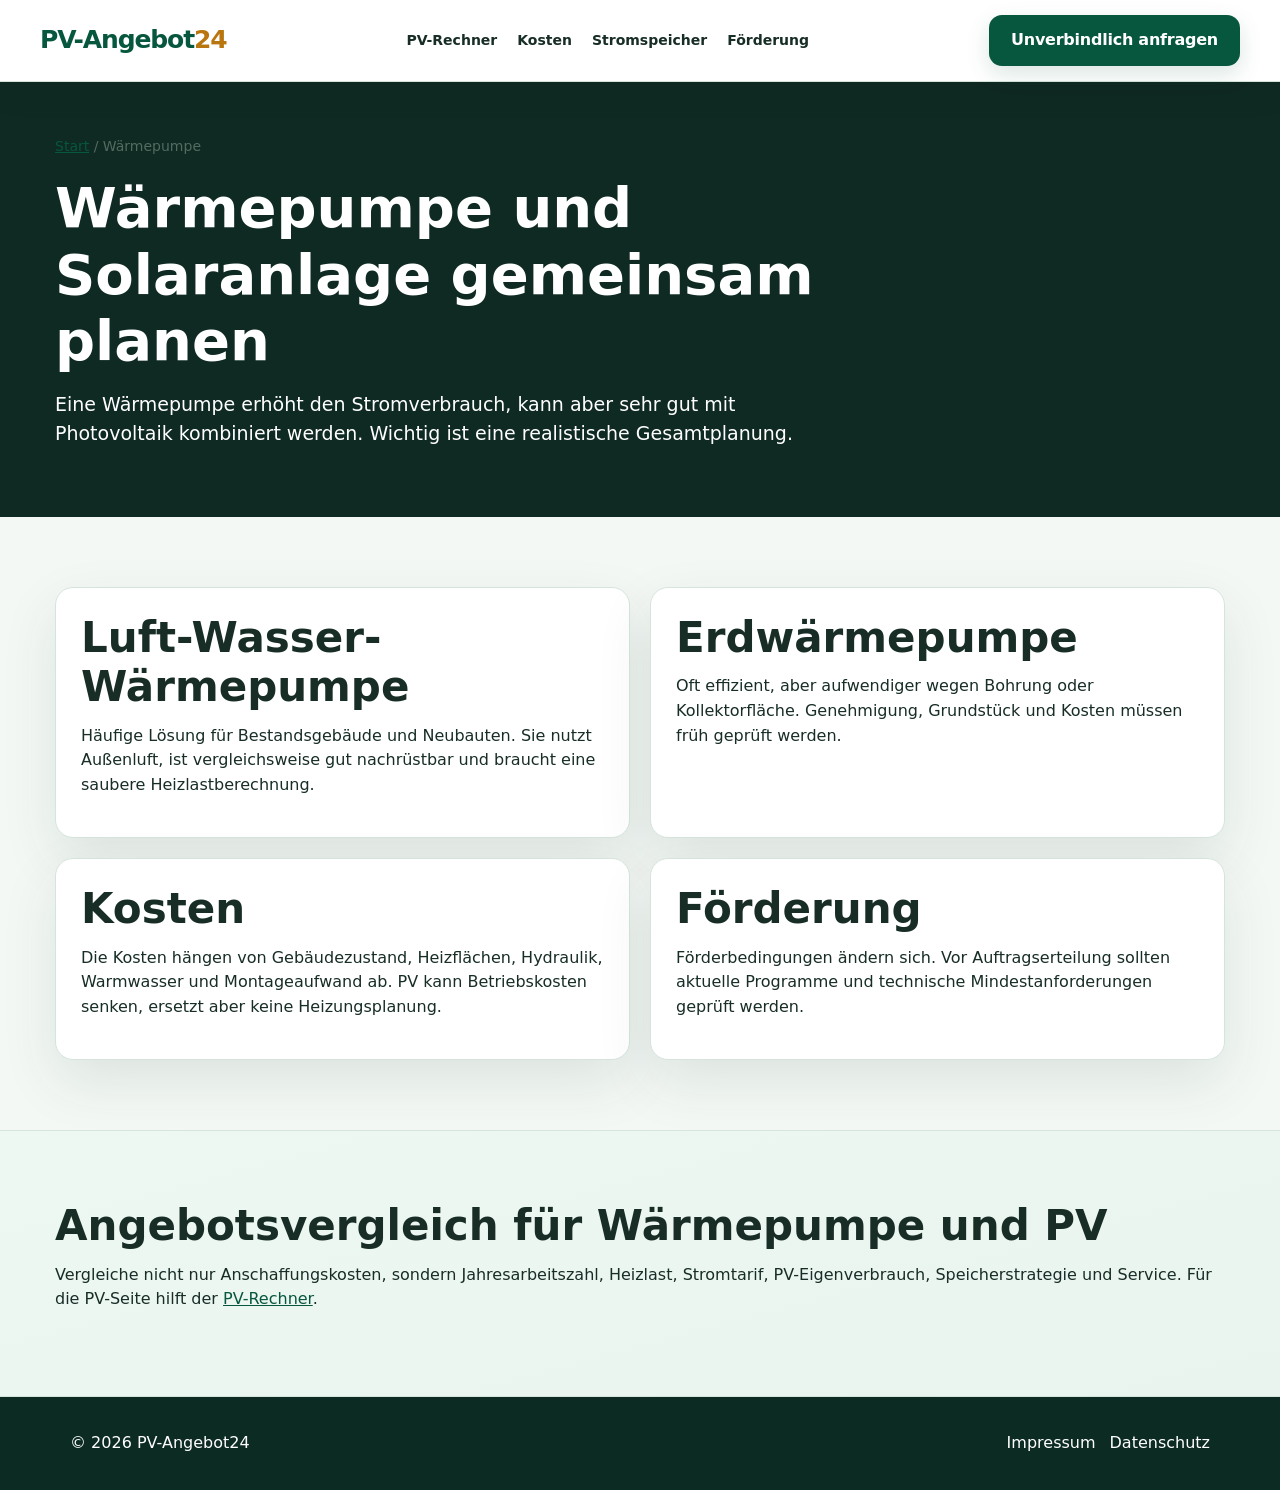
<file: waermepumpe/index.html>
<!DOCTYPE html>
<html lang="de">
<head>
  <meta charset="UTF-8">
  <link rel="canonical" href="https://marioklara.github.io/solaranlage/waermepumpe/">
  <meta name="theme-color" content="#0d5f47">
  <meta name="viewport" content="width=device-width, initial-scale=1.0">
  <title>Wärmepumpe und Solaranlage: Kosten, Förderung, Vergleich</title>
  <meta name="description" content="Wärmepumpe mit Photovoltaik planen: Luft-Wasser-Wärmepumpe, Erdwärmepumpe, Kosten, Förderung und Angebotsvergleich.">
  <link rel="stylesheet" href="../assets/css/styles.css">
  <script defer src="../assets/js/main.js"></script>
</head>
<body>
  <header class="site-header"><nav class="nav"><a class="logo" href="../index.html">PV-Angebot<span>24</span></a><button class="nav-toggle" type="button" aria-controls="nav-main" aria-expanded="false" aria-label="Navigation öffnen">☰ Menü</button><div class="nav-links" id="nav-main"><a href="../pv-rechner/">PV-Rechner</a><a href="../solaranlage-kosten/">Kosten</a><a href="../stromspeicher/">Stromspeicher</a><a href="../solar-foerderung/">Förderung</a></div><a class="nav-cta" href="../index.html#anfrage">Unverbindlich anfragen</a></nav></header>
  <main>
    <section class="page-hero"><div class="container"><div class="breadcrumb"><a href="../index.html">Start</a> / Wärmepumpe</div><h1>Wärmepumpe und Solaranlage gemeinsam planen</h1><p>Eine Wärmepumpe erhöht den Stromverbrauch, kann aber sehr gut mit Photovoltaik kombiniert werden. Wichtig ist eine realistische Gesamtplanung.</p></div></section>
    <section class="container grid-2">
      <article class="card"><h2>Luft-Wasser-Wärmepumpe</h2><p>Häufige Lösung für Bestandsgebäude und Neubauten. Sie nutzt Außenluft, ist vergleichsweise gut nachrüstbar und braucht eine saubere Heizlastberechnung.</p></article>
      <article class="card"><h2>Erdwärmepumpe</h2><p>Oft effizient, aber aufwendiger wegen Bohrung oder Kollektorfläche. Genehmigung, Grundstück und Kosten müssen früh geprüft werden.</p></article>
      <article class="card"><h2>Kosten</h2><p>Die Kosten hängen von Gebäudezustand, Heizflächen, Hydraulik, Warmwasser und Montageaufwand ab. PV kann Betriebskosten senken, ersetzt aber keine Heizungsplanung.</p></article>
      <article class="card"><h2>Förderung</h2><p>Förderbedingungen ändern sich. Vor Auftragserteilung sollten aktuelle Programme und technische Mindestanforderungen geprüft werden.</p></article>
    </section>
    <section class="band"><div class="container"><h2>Angebotsvergleich für Wärmepumpe und PV</h2><p>Vergleiche nicht nur Anschaffungskosten, sondern Jahresarbeitszahl, Heizlast, Stromtarif, PV-Eigenverbrauch, Speicherstrategie und Service. Für die PV-Seite hilft der <a href="../pv-rechner/">PV-Rechner</a>.</p></div></section>
  </main>
  <footer class="site-footer"><div class="footer-inner"><div>© 2026 PV-Angebot24</div><div><a href="../index.html#impressum">Impressum</a><a href="../index.html#datenschutz">Datenschutz</a></div></div></footer>
</body>
</html>
</file>
<file: assets/css/styles.css>
:root {
  --green: #16845f;
  --green-dark: #0d5f47;
  --green-soft: #e7f5ef;
  --ink: #16231f;
  --muted: #61716b;
  --paper: #ffffff;
  --line: #dce7e2;
  --sun: #f5a524;
  --blue: #2367a6;
  --bg: #f6f8f5;
  --shadow: 0 14px 34px rgba(22, 35, 31, .09);
}

* { box-sizing: border-box; }

html { scroll-behavior: smooth; }

body {
  margin: 0;
  font-family: Arial, Helvetica, sans-serif;
  color: var(--ink);
  background: var(--bg);
  line-height: 1.6;
}

a { color: var(--green-dark); }

img {
  display: block;
  max-width: 100%;
  height: auto;
}

.site-header {
  position: sticky;
  top: 0;
  z-index: 20;
  background: rgba(255, 255, 255, .96);
  border-bottom: 1px solid var(--line);
  backdrop-filter: blur(10px);
}

.nav {
  max-width: 1180px;
  margin: 0 auto;
  padding: 14px 20px;
  display: flex;
  align-items: center;
  justify-content: space-between;
  gap: 20px;
}

.logo {
  color: var(--green-dark);
  font-size: 23px;
  font-weight: 900;
  text-decoration: none;
  white-space: nowrap;
}

.logo span { color: var(--sun); }

.nav-toggle {
  display: none;
  border: 1px solid var(--line);
  border-radius: 8px;
  background: #fff;
  color: var(--ink);
  padding: 10px 13px;
  font: inherit;
  font-weight: 700;
  cursor: pointer;
}

/* The default gold outline is too pale against the white menu button. */
.nav-toggle:focus-visible {
  outline: 3px solid var(--green-dark);
  outline-offset: 3px;
}

.nav-links {
  display: flex;
  align-items: center;
  gap: 18px;
  flex-wrap: wrap;
}

.nav-links a {
  color: var(--ink);
  text-decoration: none;
  font-size: 14px;
  font-weight: 700;
}

.nav-cta,
.button {
  display: inline-flex;
  align-items: center;
  justify-content: center;
  min-height: 48px;
  padding: 13px 20px;
  border: 0;
  border-radius: 8px;
  background: var(--green);
  color: #fff;
  font-size: 16px;
  font-weight: 900;
  text-decoration: none;
  cursor: pointer;
}

.button.secondary {
  background: #fff;
  color: var(--green-dark);
  border: 1px solid var(--line);
}

.hero {
  min-height: 620px;
  color: #fff;
  background:
    linear-gradient(90deg, rgba(9, 54, 43, .88), rgba(9, 54, 43, .48) 52%, rgba(9, 54, 43, .14)),
    url("../img/solar-hero.png") center / cover no-repeat;
}

.hero-inner {
  max-width: 1180px;
  min-height: 620px;
  margin: 0 auto;
  padding: 74px 20px 44px;
  display: grid;
  align-content: center;
}

.eyebrow {
  display: inline-flex;
  width: fit-content;
  margin-bottom: 16px;
  padding: 7px 12px;
  border: 1px solid rgba(255, 255, 255, .42);
  border-radius: 999px;
  background: rgba(255, 255, 255, .15);
  font-size: 14px;
  font-weight: 800;
}

.hero h1 {
  max-width: 760px;
  margin: 0 0 18px;
  font-size: clamp(42px, 6vw, 72px);
  line-height: 1.04;
  letter-spacing: 0;
}

.hero p {
  max-width: 680px;
  margin: 0 0 26px;
  font-size: 20px;
}

.trust-row {
  display: flex;
  flex-wrap: wrap;
  gap: 10px;
  margin-top: 22px;
}

.trust-row span,
.pill {
  display: inline-flex;
  align-items: center;
  min-height: 34px;
  padding: 7px 11px;
  border-radius: 999px;
  background: rgba(255, 255, 255, .16);
  border: 1px solid rgba(255, 255, 255, .32);
  font-size: 14px;
  font-weight: 800;
}

.container {
  max-width: 1180px;
  margin: 0 auto;
  padding: 64px 20px;
}

.section-head {
  max-width: 760px;
  margin-bottom: 28px;
}

.section-head.center {
  margin-right: auto;
  margin-left: auto;
  text-align: center;
}

h1, h2, h3 { line-height: 1.18; }
h2 { margin: 0 0 12px; font-size: clamp(28px, 4vw, 42px); }
h3 { margin: 0 0 10px; font-size: 22px; }
p { margin: 0 0 14px; }

.muted { color: var(--muted); }

.grid-2,
.grid-3,
.grid-4 {
  display: grid;
  gap: 20px;
}

.grid-2 { grid-template-columns: repeat(2, minmax(0, 1fr)); }
.grid-3 { grid-template-columns: repeat(3, minmax(0, 1fr)); }
.grid-4 { grid-template-columns: repeat(4, minmax(0, 1fr)); }

.card {
  background: var(--paper);
  border: 1px solid var(--line);
  border-radius: 8px;
  padding: 24px;
  box-shadow: var(--shadow);
}

.band {
  background: #edf6f2;
  border-top: 1px solid var(--line);
  border-bottom: 1px solid var(--line);
}

.step-number {
  width: 42px;
  height: 42px;
  margin-bottom: 14px;
  border-radius: 50%;
  display: grid;
  place-items: center;
  background: var(--green-soft);
  color: var(--green-dark);
  font-weight: 900;
}

.form-grid {
  display: grid;
  grid-template-columns: repeat(3, minmax(0, 1fr));
  gap: 16px;
}

label {
  display: block;
  margin-bottom: 6px;
  font-size: 14px;
  font-weight: 800;
}

input,
select,
textarea {
  width: 100%;
  min-height: 48px;
  padding: 13px 12px;
  border: 1px solid #cdd9d4;
  border-radius: 8px;
  background: #fff;
  color: var(--ink);
  font-size: 16px;
}

textarea {
  min-height: 118px;
  resize: vertical;
}

.checkbox {
  display: flex;
  gap: 10px;
  align-items: flex-start;
  margin-top: 14px;
  color: var(--muted);
  font-size: 14px;
}

.field-note { display: block; color: var(--muted); font-size: 13px; margin: 8px 0 12px; }
.honeypot { position: absolute !important; left: -10000px !important; width: 1px !important; height: 1px !important; opacity: 0 !important; pointer-events: none !important; }
.table-scroll { overflow-x: auto; }
.result-details { margin-top: 15px; font-size: 15px; }
.result-details p { margin-bottom: 8px; }
.result-disclaimer { color: #d5e6de; font-size: 13px; line-height: 1.5; }
:focus-visible { outline: 3px solid #f5a524; outline-offset: 3px; }
.checkbox input {
  width: auto;
  min-height: auto;
  margin-top: 4px;
}

.result-box {
  margin-top: 22px;
  padding: 22px;
  border-radius: 8px;
  background: #0f2a23;
  color: #fff;
}

.result-grid {
  display: grid;
  grid-template-columns: repeat(4, minmax(0, 1fr));
  gap: 14px;
  margin-top: 14px;
}

.metric {
  padding: 14px;
  border: 1px solid rgba(255, 255, 255, .18);
  border-radius: 8px;
  background: rgba(255, 255, 255, .08);
}

.metric strong {
  display: block;
  font-size: 24px;
  line-height: 1.15;
}

.list {
  margin: 14px 0 0;
  padding-left: 20px;
}

.list li { margin: 6px 0; }

.breadcrumb {
  font-size: 14px;
  color: var(--muted);
  margin-bottom: 18px;
}

.page-hero {
  background: #0f2a23;
  color: #fff;
}

.page-hero .container {
  padding-top: 54px;
  padding-bottom: 54px;
}

.page-hero h1 {
  max-width: 860px;
  margin: 0 0 16px;
  font-size: clamp(36px, 5vw, 56px);
}

.page-hero p {
  max-width: 760px;
  font-size: 19px;
}

.table {
  width: 100%;
  border-collapse: collapse;
  overflow: hidden;
  border-radius: 8px;
  background: #fff;
  box-shadow: var(--shadow);
}

.table th,
.table td {
  padding: 14px;
  border-bottom: 1px solid var(--line);
  text-align: left;
  vertical-align: top;
}

.table th { background: var(--green-soft); }

.faq-item {
  border-bottom: 1px solid var(--line);
  padding: 18px 0;
}

.site-footer {
  background: #10231d;
  color: #fff;
}

.footer-inner {
  max-width: 1180px;
  margin: 0 auto;
  padding: 34px 20px;
  display: flex;
  justify-content: space-between;
  gap: 20px;
  flex-wrap: wrap;
}

.site-footer a {
  color: #fff;
  margin-left: 14px;
  text-decoration: none;
}

@media (max-width: 900px) {
  .nav { align-items: flex-start; flex-direction: column; }
  .nav { flex-direction: row; flex-wrap: wrap; align-items: center; }
  .nav-toggle { display: inline-flex; margin-left: auto; }
  .nav-links { display: none; width: 100%; order: 3; flex-direction: column; align-items: stretch; gap: 8px; }
  .nav-links.is-open { display: flex; }
  .nav-links a { display: block; padding: 9px 4px; }
  .nav-cta { order: 2; }
  .hero,
  .hero-inner { min-height: 560px; }
  .grid-2,
  .grid-3,
  .grid-4,
  .form-grid,
  .result-grid { grid-template-columns: 1fr; }
}

@media (max-width: 520px) {
  .hero-inner { padding-top: 48px; }
  .hero h1 { font-size: 40px; }
  .container { padding: 48px 16px; }
  .card { padding: 20px; }
  .button { width: 100%; }
  .nav-cta { width: 100%; order: 4; }
  .nav-toggle { margin-left: auto; }
}

[hidden] { display: none !important; }

/* Conversion-focused, accessible presentation */
:root {
  --green: #0f805e;
  --green-dark: #07563e;
  --ink: #162821;
  --muted: #4d6258;
  --line: #dbe8e2;
  --bg: #f5f8f6;
  --shadow: 0 12px 30px rgba(8, 48, 32, .08);
}
html { scroll-padding-top: 88px; }
body { line-height: 1.55; }
.container { padding-top: 54px; padding-bottom: 54px; }
.card { border-radius: 16px; }
.site-header { box-shadow: 0 4px 16px rgba(15, 41, 29, .04); }
.nav { gap: 16px; }
.nav-links a { padding: 8px 1px; text-underline-offset: 5px; }
.nav-links a:hover, .nav-links a:focus-visible { text-decoration: underline; }
.nav-cta, .button { border-radius: 10px; transition: background .16s ease, transform .16s ease; }
.nav-cta:hover, .button:hover { background: var(--green-dark); transform: translateY(-1px); }
.hero { min-height: 490px; background-position: center; }
.hero-inner { min-height: 490px; padding: 56px 20px; }
.hero h1 { max-width: 770px; font-size: clamp(37px,5vw,62px); letter-spacing: -.025em; }
.hero p { max-width: 630px; font-size: clamp(17px,2vw,21px); }
.hero-actions { display: flex; flex-wrap: wrap; align-items: center; gap: 12px; }
.hero-actions .button { gap: 12px; }
.button.outline { border: 1px solid rgba(255,255,255,.75); background: rgba(0,0,0,.20); }
.button.outline:hover { background: rgba(255,255,255,.19); }
.trust-row span { font-size: 13px; background: rgba(1,30,18,.35); }
.kicker { display:block; margin-bottom: 10px; color: var(--green-dark); text-transform: uppercase; font-size: 12px; font-weight: 800; letter-spacing: .10em; }
#rechner .card, #anfrage .card { max-width: 1080px; margin: 0 auto; }
#rechner .section-head { max-width: 790px; }
#rechner .button { margin-top: 18px; }
.form-grid { gap: 18px; }
input, select, textarea { border-radius: 10px; }
input:focus, select:focus, textarea:focus { border-color: var(--green); outline: 2px solid rgba(15,128,94,.20); }
/* Keyboard focus must remain visible against white form fields. */
input:focus-visible, select:focus-visible, textarea:focus-visible {
  outline: 3px solid var(--green-dark);
  outline-offset: 2px;
}
.result-box { border-radius: 14px; padding: 24px; }
.result-grid { grid-template-columns: repeat(4,minmax(0,1fr)); }
.metric { min-width: 0; border-radius: 10px; }
.metric strong { font-size: clamp(17px,2vw,25px); overflow-wrap: anywhere; }
.result-cta { margin-top: 16px; background: var(--sun); color: #14251b; }
.result-cta:hover { background: #e89a16; }
.result-cta:focus-visible { outline-color: #fff; }
#ablauf .step-number { background: #dff2e9; border-radius: 12px; }
.grid-3 > .card, .grid-4 > .card { transition: transform .16s ease, box-shadow .16s ease; }
a.card { color: var(--ink); text-decoration: none; }
a.card h3 { color: var(--green-dark); }
a.card:hover, a.card:focus-visible { transform: translateY(-3px); box-shadow: 0 18px 35px rgba(8,48,32,.12); }
.checkbox { background: #f5f8f6; padding: 13px 14px; border-radius: 10px; color: var(--ink); }
.checkbox input { flex: 0 0 auto; width: 20px; height: 20px; }
.submit-cta { margin-top: 16px; gap: 10px; }
.form-notice { color: var(--muted); font-size: 13px; margin: 13px 0 0; }
.faq-stack { max-width: 860px; margin: 0 auto; }
.faq-stack .faq-item { border: 1px solid var(--line); border-radius: 12px; background: #fff; padding: 0; margin-bottom: 12px; }
.faq-stack summary { padding: 18px 22px; font-weight: 800; cursor: pointer; list-style-position: inside; }
.faq-stack .faq-item p { padding: 0 22px 18px; margin: 0; color: var(--muted); }
.two-up-info { display: grid; grid-template-columns: repeat(2,minmax(0,1fr)); gap: 32px; }
.skip-link { position: absolute; left: 10px; top: -100px; z-index: 1000; background: white; color: #143; padding: 10px 15px; }
.skip-link:focus { top: 10px; }
#impressum, #datenschutz { padding-top: 32px; padding-bottom: 28px; }
@media(max-width:1100px) and (min-width:901px) {
  .nav { flex-wrap: wrap; }
  .nav-links { gap: 12px; }
  .nav-links a { font-size: 13px; }
}
@media(max-width:900px) {
  .hero,.hero-inner { min-height: 440px; }
  .result-grid { grid-template-columns: repeat(2,minmax(0,1fr)); }
  .form-grid { grid-template-columns: repeat(2,minmax(0,1fr)); }
  .two-up-info { grid-template-columns: 1fr; }
}
@media(max-width:600px) {
  .container { padding: 38px 16px; }
  .hero,.hero-inner { min-height: 0; }
  .hero-inner { padding: 56px 18px; }
  .hero h1 { font-size: clamp(34px,9vw,42px); }
  .hero-actions .button { width: 100%; }
  .hero-actions .button.outline { width: 100%; }
  .result-grid,.form-grid { grid-template-columns: 1fr; }
  .metric { padding: 12px; }
  .result-box { padding: 18px; }
  .form-grid { gap: 14px; }
  .card { padding: 18px; }
  .nav { gap: 9px; padding: 10px 14px; }
  .nav-cta { min-height: 42px; padding: 8px 14px; }
}
@media(prefers-reduced-motion:reduce) {
  html { scroll-behavior: auto; }
  .nav-cta,.button,.grid-3>.card,.grid-4>.card { transition: none; transform:none !important; }
}

.scenario-compare { margin-top: 20px; border: 1px solid rgba(255,255,255,.28); padding: 14px 16px; border-radius: 12px; }
.scenario-compare summary { cursor: pointer; font-weight: 800; }
.scenario-compare .table-scroll { margin-top: 14px; }
.scenario-compare .scenario-table { color: var(--ink); box-shadow: none; min-width: 430px; }
.scenario-compare .scenario-table th, .scenario-compare .scenario-table td { font-size: 14px; padding: 10px; }
.scenario-compare .result-disclaimer { margin-top: 12px; }
.local-cta { margin: 22px 0 0; }
.local-cta .button { width: auto; }
@media(max-width:600px){ .local-cta .button { width: 100%; } }


/* PV-Angebot24 2026: modern landing-page styling.
   Presentation-only; calculator logic, form semantics and privacy consent unchanged. */
:root {
  --green:#117e5e; --green-dark:#07563e; --green-soft:#e5f6ed;
  --ink:#172d26; --muted:#536b61; --paper:#fff; --line:#d5e5db;
  --sun:#f7bd51; --bg:#f4f8f5; --shadow:0 22px 56px rgba(17,55,42,.10);
}
body { font-family:system-ui,-apple-system,"Segoe UI",Arial,sans-serif; }
.site-header { background:rgba(255,255,255,.96); box-shadow:0 8px 35px rgba(10,44,31,.08); }
.nav { max-width:1240px; padding-block:15px; }
.logo { font-size:25px; letter-spacing:-.045em; }
.logo span { color:#b9760e; }
.nav-links a { font-size:14px; transition:color .15s ease; }
.nav-links a:hover { color:var(--green); }
.nav-cta,.button { border-radius:13px; min-height:50px; padding:13px 22px; letter-spacing:-.015em; }
.nav-cta { background:var(--green-dark); box-shadow:0 8px 22px rgba(7,88,64,.15); }
.hero {
  background:
    linear-gradient(105deg,rgba(7,38,31,.95) 0%,rgba(9,51,42,.85) 39%,rgba(12,60,45,.35) 80%),
    url("../img/solar-hero.png") center/cover no-repeat;
  min-height:610px; position:relative; overflow:hidden;
}
.hero::after {
  content:""; position:absolute; pointer-events:none; top:0; right:0; bottom:0; width:60%;
  background:radial-gradient(circle at 76% 13%,rgba(250,189,71,.23),transparent 42%);
}
.hero-inner { max-width:1240px; min-height:610px; padding:70px 26px 58px; position:relative; z-index:1; }
.eyebrow { border:1px solid rgba(255,225,145,.7); color:#ffe2a7; background:rgba(24,62,45,.73); font-size:12px; letter-spacing:.045em; padding:9px 15px; }
.hero h1 { max-width:765px; font-size:clamp(38px,5.2vw,68px); font-weight:830; letter-spacing:-.052em; line-height:1.07; text-wrap:balance; text-shadow:0 3px 20px rgba(0,0,0,.16); }
.hero p { max-width:690px; color:#f0f7f2; font-size:clamp(17px,1.7vw,20px); line-height:1.65; }
.hero-actions { margin-top:6px; }
.hero-actions .button:first-child { background:var(--sun); color:#193326; box-shadow:0 13px 32px rgba(0,0,0,.19); }
.hero-actions .button:first-child:hover { background:#ffce76; color:#14271e; }
.hero-actions .button.outline { border:1px solid rgba(255,255,255,.74); background:rgba(3,35,28,.31); }
.trust-row { margin-top:23px; }
.trust-row span { font-size:12px; border-color:rgba(205,237,218,.32); background:rgba(4,32,25,.5); }
.hero-highlights { display:grid; grid-template-columns:repeat(3,minmax(0,1fr)); gap:12px; max-width:830px; margin-top:25px; }
.hero-highlight { display:grid; gap:3px; padding:15px 17px; border-radius:15px; border:1px solid rgba(235,255,246,.24); background:rgba(4,39,31,.60); backdrop-filter:blur(10px); }
.hero-highlight strong { color:#ffe0a2; font-size:16px; line-height:1.3; }
.hero-highlight span { color:#e5f5eb; font-size:13px; line-height:1.5; }
.container { max-width:1210px; padding-top:70px; padding-bottom:70px; }
.section-head h2 { letter-spacing:-.035em; text-wrap:balance; }
.section-head p { font-size:16px; }
.card { border:1px solid var(--line); border-radius:18px; padding:25px; box-shadow:var(--shadow); }
a.card { display:block; transition:transform .18s ease,box-shadow .18s ease,border-color .18s ease; }
a.card:hover,a.card:focus-visible { border-color:#83bca0; }
.band { background:linear-gradient(165deg,#edf8f2,#eaf4ef); }
.step-number { width:47px; height:47px; background:#ddf2e5; color:#075840; border-radius:13px; }
#rechner .card,#anfrage .card { border-radius:24px; padding:clamp(20px,3vw,36px); box-shadow:0 24px 58px rgba(21,70,48,.12); }
#rechner .section-head { margin-bottom:35px; }
input,select,textarea { border-radius:12px; padding:13px 14px; background:#fff; border-color:#bfcfc4; }
input:hover,select:hover,textarea:hover { border-color:#6aa98a; }
input:focus-visible,select:focus-visible,textarea:focus-visible { outline:3px solid var(--green-dark); outline-offset:2px; }
.result-box { border-radius:18px; background:linear-gradient(130deg,#103c31,#072c25); }
.metric { border:1px solid rgba(222,242,229,.26); background:rgba(255,255,255,.07); border-radius:13px; }
.faq-stack .faq-item { border-radius:15px; }
.faq-stack summary { min-height:57px; }
.site-footer { background:#0c2b23; }
@media(max-width:900px) {
  .hero,.hero-inner { min-height:540px; }
  .hero-highlights { grid-template-columns:repeat(3,minmax(0,1fr)); }
  .hero-highlight { padding:12px 13px; }
}
@media(max-width:600px) {
  .hero,.hero-inner { min-height:0; }
  .hero-inner { padding:52px 18px 38px; }
  .hero h1 { font-size:clamp(35px,9vw,47px); }
  .hero-highlights { grid-template-columns:1fr; gap:9px; margin-top:20px; }
  .hero-highlight { padding:12px 15px; }
  .trust-row { gap:7px; }
  .trust-row span { font-size:12px; }
  .container { padding:50px 16px; }
  #rechner .card,#anfrage .card { border-radius:17px; padding:18px; }
  .nav { padding:11px 14px; }
}
@media(prefers-reduced-motion:reduce) {
  .nav-links a,a.card { transition:none; }
}

/* The exact lead calculation is visible for checking before external submission. */
.calculator-transfer {
  padding: 12px 16px;
  border-left: 4px solid var(--green);
  border-radius: 8px;
  background: var(--green-soft);
  color: var(--ink);
}
.calculator-transfer p { margin: 6px 0 0; overflow-wrap: anywhere; }
.calculator-transfer[hidden] { display: none; }
</file>
